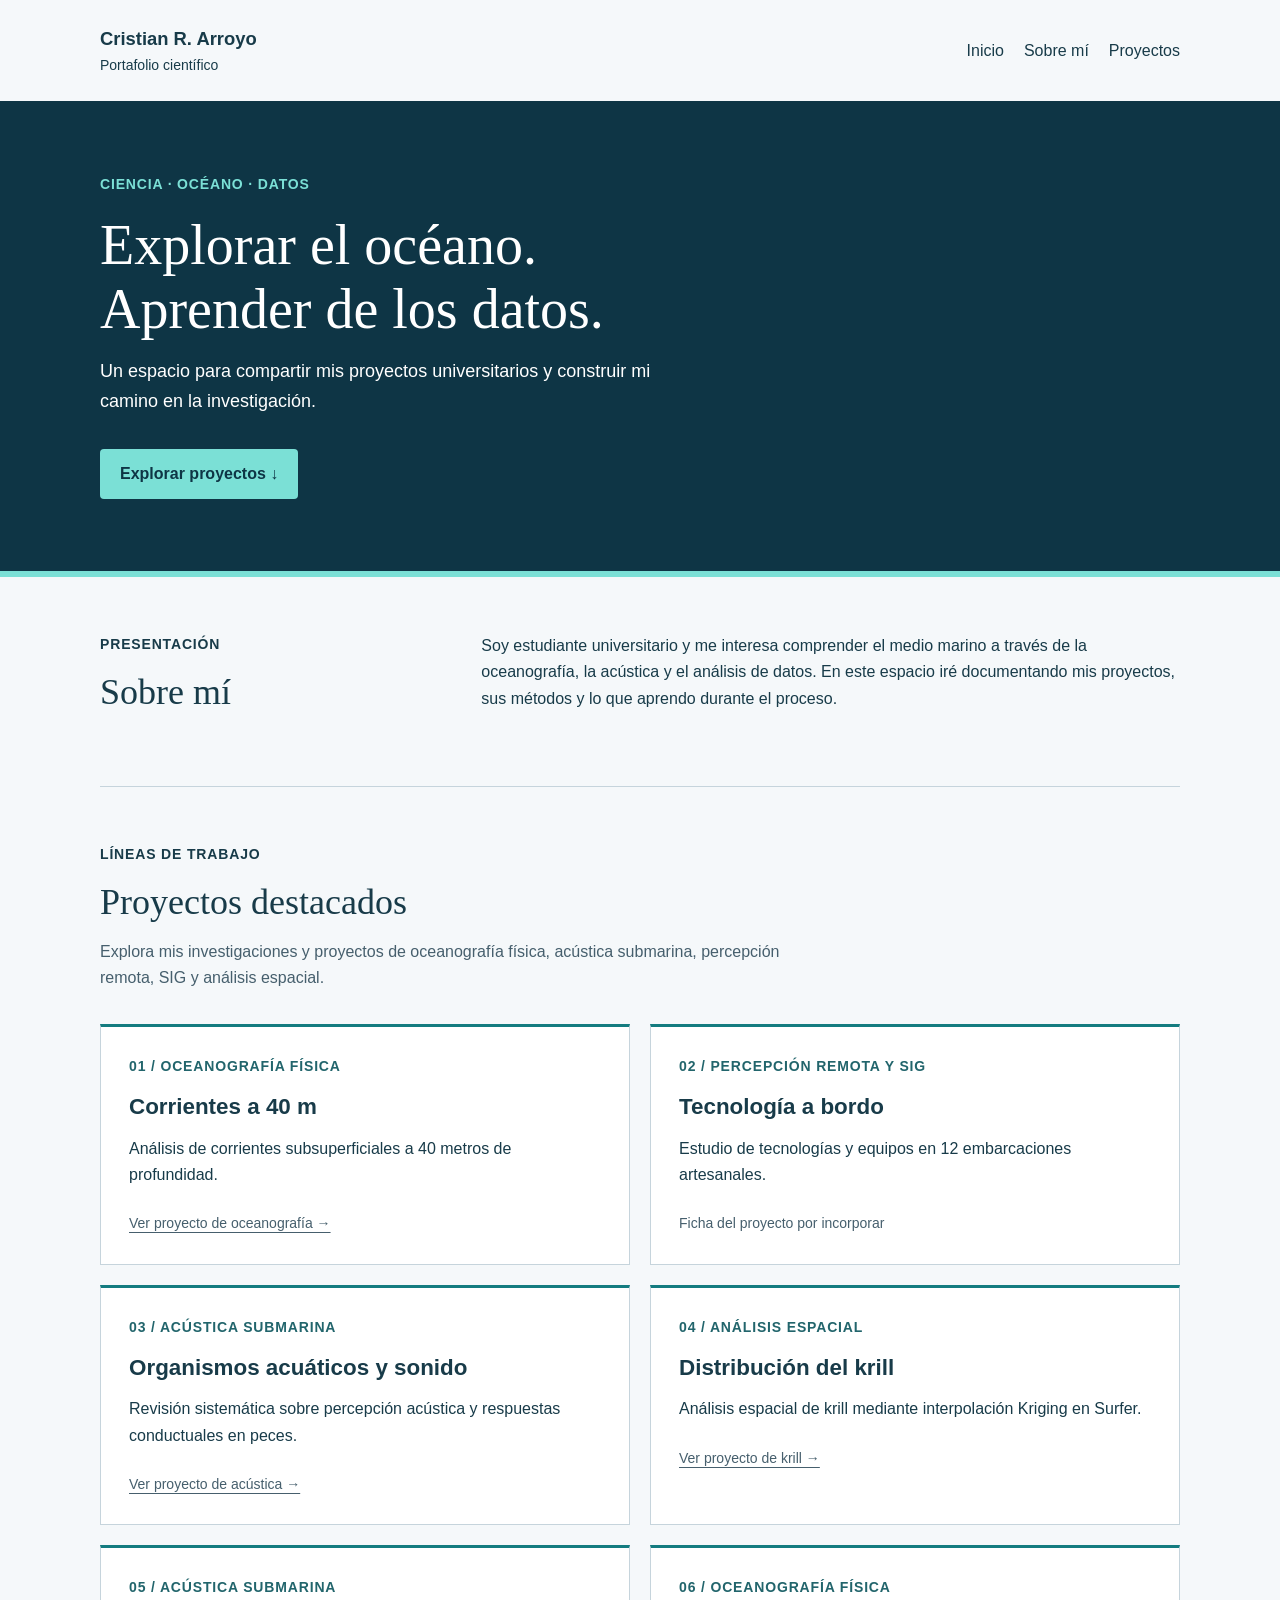
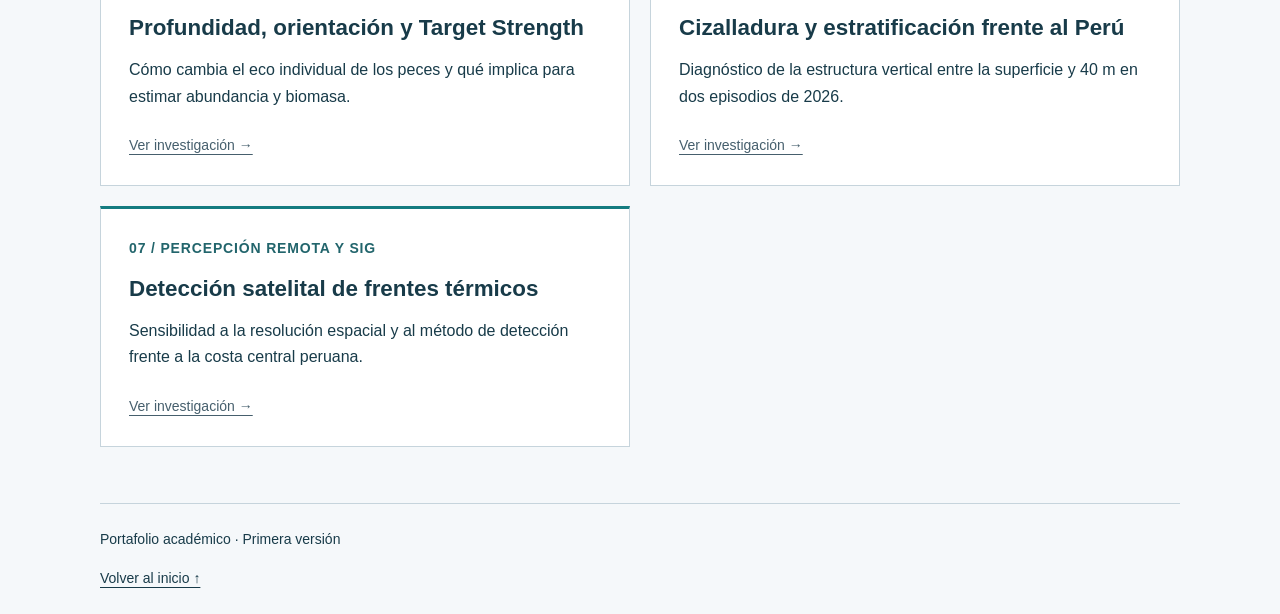
<file: index.html>
<!DOCTYPE html>
<html lang="es">
<head>
  <!-- Información para el navegador: no aparece como contenido de la página. -->
  <meta charset="UTF-8">
  <meta name="viewport" content="width=device-width, initial-scale=1.0">
  <meta name="description" content="Portafolio de un estudiante universitario: oceanografía, percepción remota, acústica submarina y análisis espacial.">
  <title>Cristian R. Arroyo | Portafolio científico</title>
  <link rel="stylesheet" href="styles.css">
  <link rel="icon" type="image/svg+xml" href="data:image/svg+xml,%3Csvg xmlns='http://www.w3.org/2000/svg' viewBox='0 0 32 32'%3E%3Crect width='32' height='32' rx='6' fill='%230e3545'/%3E%3Cpath d='M6 12h20M6 20h14' stroke='%237be0d6' stroke-width='3'/%3E%3C/svg%3E">
</head>
<body>
  <a class="saltar" href="#contenido">Saltar al contenido</a>

  <!-- La cabecera identifica el sitio y permite moverse entre secciones. -->
  <header class="cabecera contenedor">
    <!-- Sustituye «Tu nombre» aquí y en <title>. -->
    <a class="nombre" href="#inicio">Cristian R. Arroyo <span>Portafolio científico</span></a>
    <nav aria-label="Navegación principal">
      <a href="#inicio">Inicio</a>
      <a href="#sobre-mi">Sobre mí</a>
      <a href="#proyectos">Proyectos</a>
    </nav>
  </header>

  <main id="contenido">
    <!-- Una sola portada y un solo h1: el título principal de esta página. -->
    <section class="portada" id="inicio" aria-labelledby="titulo">
      <div class="contenedor">
        <p class="etiqueta">Ciencia · Océano · Datos</p>
        <h1 id="titulo">Explorar el océano.<br>Aprender de los datos.</h1>
        <p class="introduccion">Un espacio para compartir mis proyectos universitarios y construir mi camino en la investigación.</p>
        <a class="boton" href="#proyectos">Explorar proyectos <span aria-hidden="true">↓</span></a>
      </div>
    </section>

    <div class="contenedor">
      <section class="seccion presentacion" id="sobre-mi" aria-labelledby="titulo-sobre-mi">
        <div>
          <p class="etiqueta">Presentación</p>
          <h2 id="titulo-sobre-mi">Sobre mí</h2>
        </div>
        <!-- Este párrafo es un borrador: reescríbelo con tu propia voz. -->
        <p>Soy estudiante universitario y me interesa comprender el medio marino a través de la oceanografía, la acústica y el análisis de datos. En este espacio iré documentando mis proyectos, sus métodos y lo que aprendo durante el proceso.</p>
      </section>

      <section class="seccion" id="proyectos" aria-labelledby="titulo-proyectos">
        <p class="etiqueta">Líneas de trabajo</p>
        <h2 id="titulo-proyectos">Proyectos destacados</h2>
        <p class="nota">Explora mis investigaciones y proyectos de oceanografía física, acústica submarina, percepción remota, SIG y análisis espacial.</p>

        <!-- Cada article agrupa un proyecto y enlaza su ficha cuando está disponible. -->
        <div class="proyectos">
          <article class="proyecto">
            <p class="categoria">01 / Oceanografía Física</p>
            <h3>Corrientes a 40 m</h3>
            <p>Análisis de corrientes subsuperficiales a 40 metros de profundidad.</p>
            <p class="estado"><a href="proyectos/oceanografia.html">Ver proyecto de oceanografía →</a></p>
          </article>

          <article class="proyecto">
            <p class="categoria">02 / Percepción Remota y SIG</p>
            <h3>Tecnología a bordo</h3>
            <p>Estudio de tecnologías y equipos en 12 embarcaciones artesanales.</p>
            <p class="estado">Ficha del proyecto por incorporar</p>
          </article>

          <article class="proyecto">
            <p class="categoria">03 / Acústica Submarina</p>
            <h3>Organismos acuáticos y sonido</h3>
            <p>Revisión sistemática sobre percepción acústica y respuestas conductuales en peces.</p>
            <p class="estado"><a href="proyectos/acustica.html">Ver proyecto de acústica →</a></p>
          </article>

          <article class="proyecto">
            <p class="categoria">04 / Análisis espacial</p>
            <h3>Distribución del krill</h3>
            <p>Análisis espacial de krill mediante interpolación Kriging en Surfer.</p>
            <p class="estado"><a href="proyectos/krill.html">Ver proyecto de krill →</a></p>
          </article>

          <article class="proyecto">
            <p class="categoria">05 / Acústica Submarina</p>
            <h3>Profundidad, orientación y Target Strength</h3>
            <p>Cómo cambia el eco individual de los peces y qué implica para estimar abundancia y biomasa.</p>
            <p class="estado"><a href="proyectos/target-strength.html">Ver investigación →</a></p>
          </article>

          <article class="proyecto">
            <p class="categoria">06 / Oceanografía Física</p>
            <h3>Cizalladura y estratificación frente al Perú</h3>
            <p>Diagnóstico de la estructura vertical entre la superficie y 40 m en dos episodios de 2026.</p>
            <p class="estado"><a href="proyectos/cizalladura-estratificacion.html">Ver investigación →</a></p>
          </article>

          <article class="proyecto">
            <p class="categoria">07 / Percepción Remota y SIG</p>
            <h3>Detección satelital de frentes térmicos</h3>
            <p>Sensibilidad a la resolución espacial y al método de detección frente a la costa central peruana.</p>
            <p class="estado"><a href="proyectos/frentes-termicos.html">Ver investigación →</a></p>
          </article>
        </div>
      </section>
    </div>
  </main>

  <footer class="pie contenedor">
    <p>Portafolio académico · Primera versión</p>
    <a href="#inicio">Volver al inicio ↑</a>
  </footer>
</body>
</html>
</file>
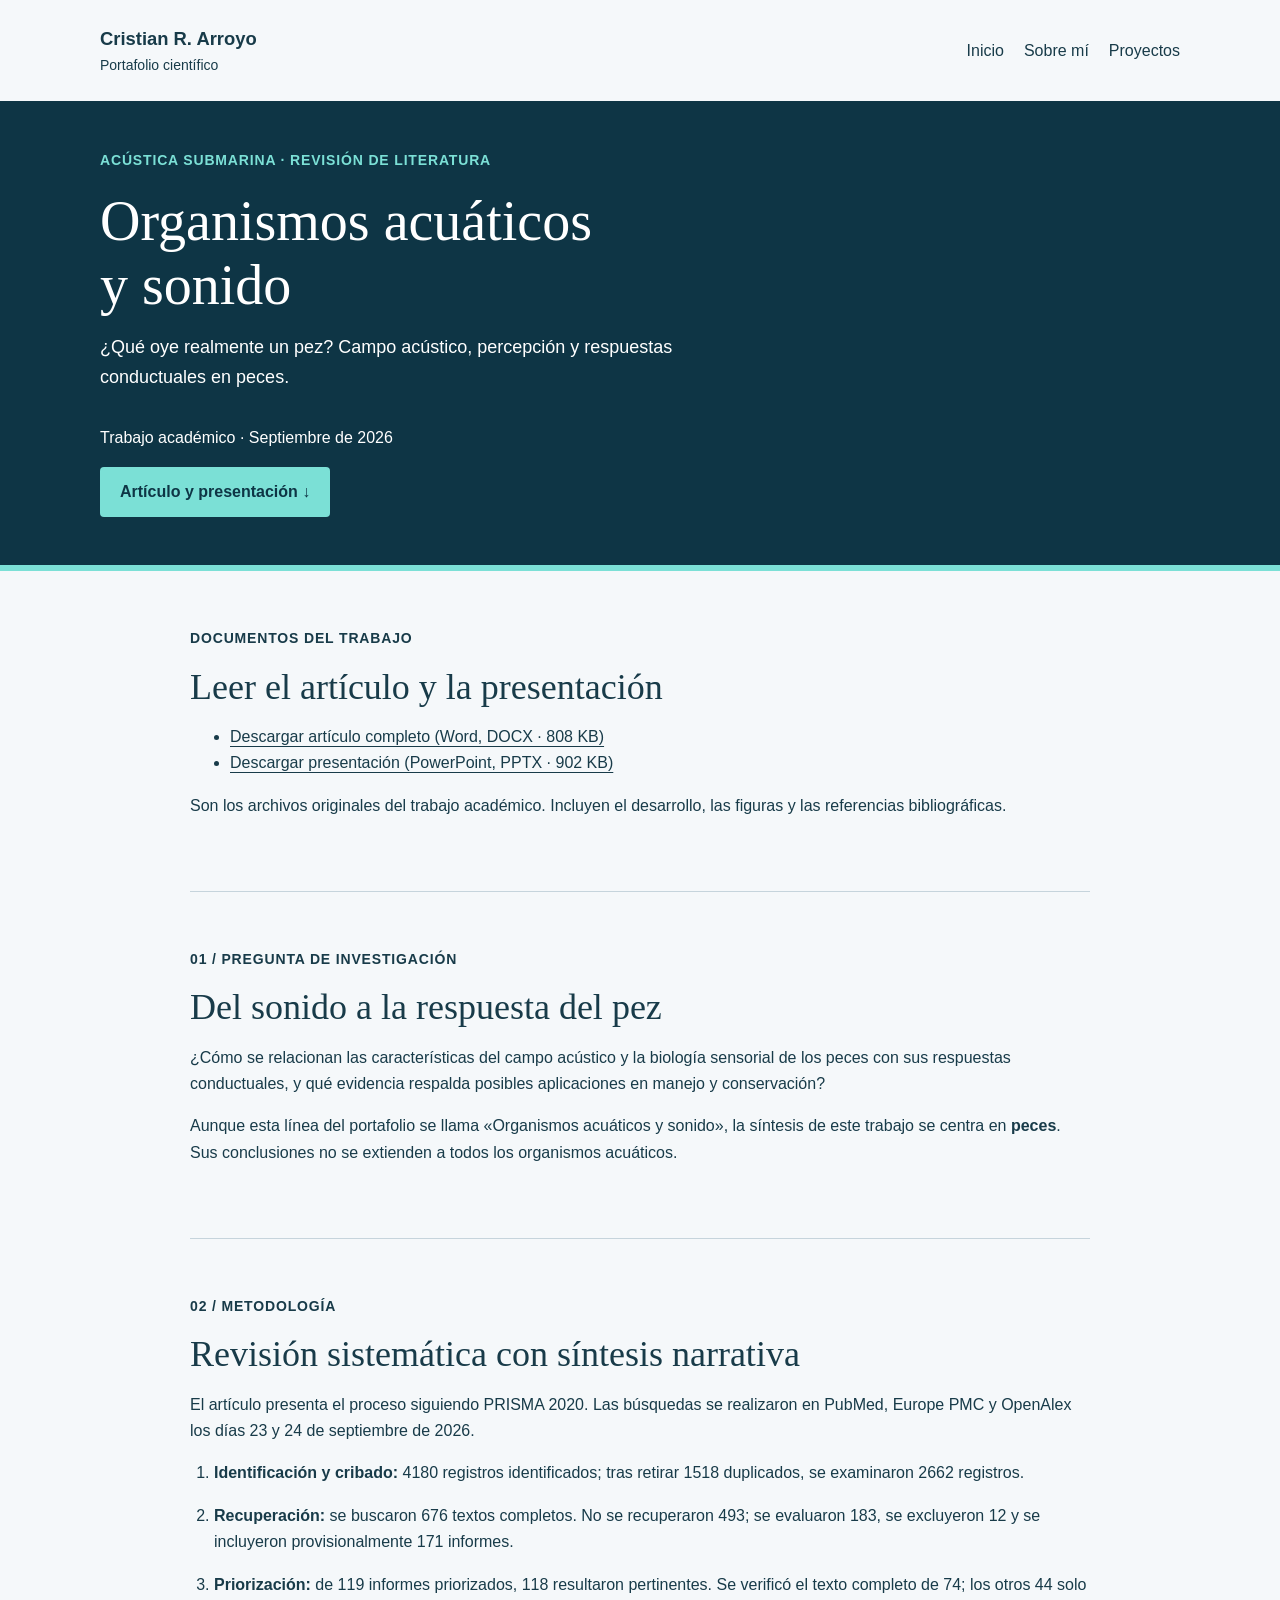
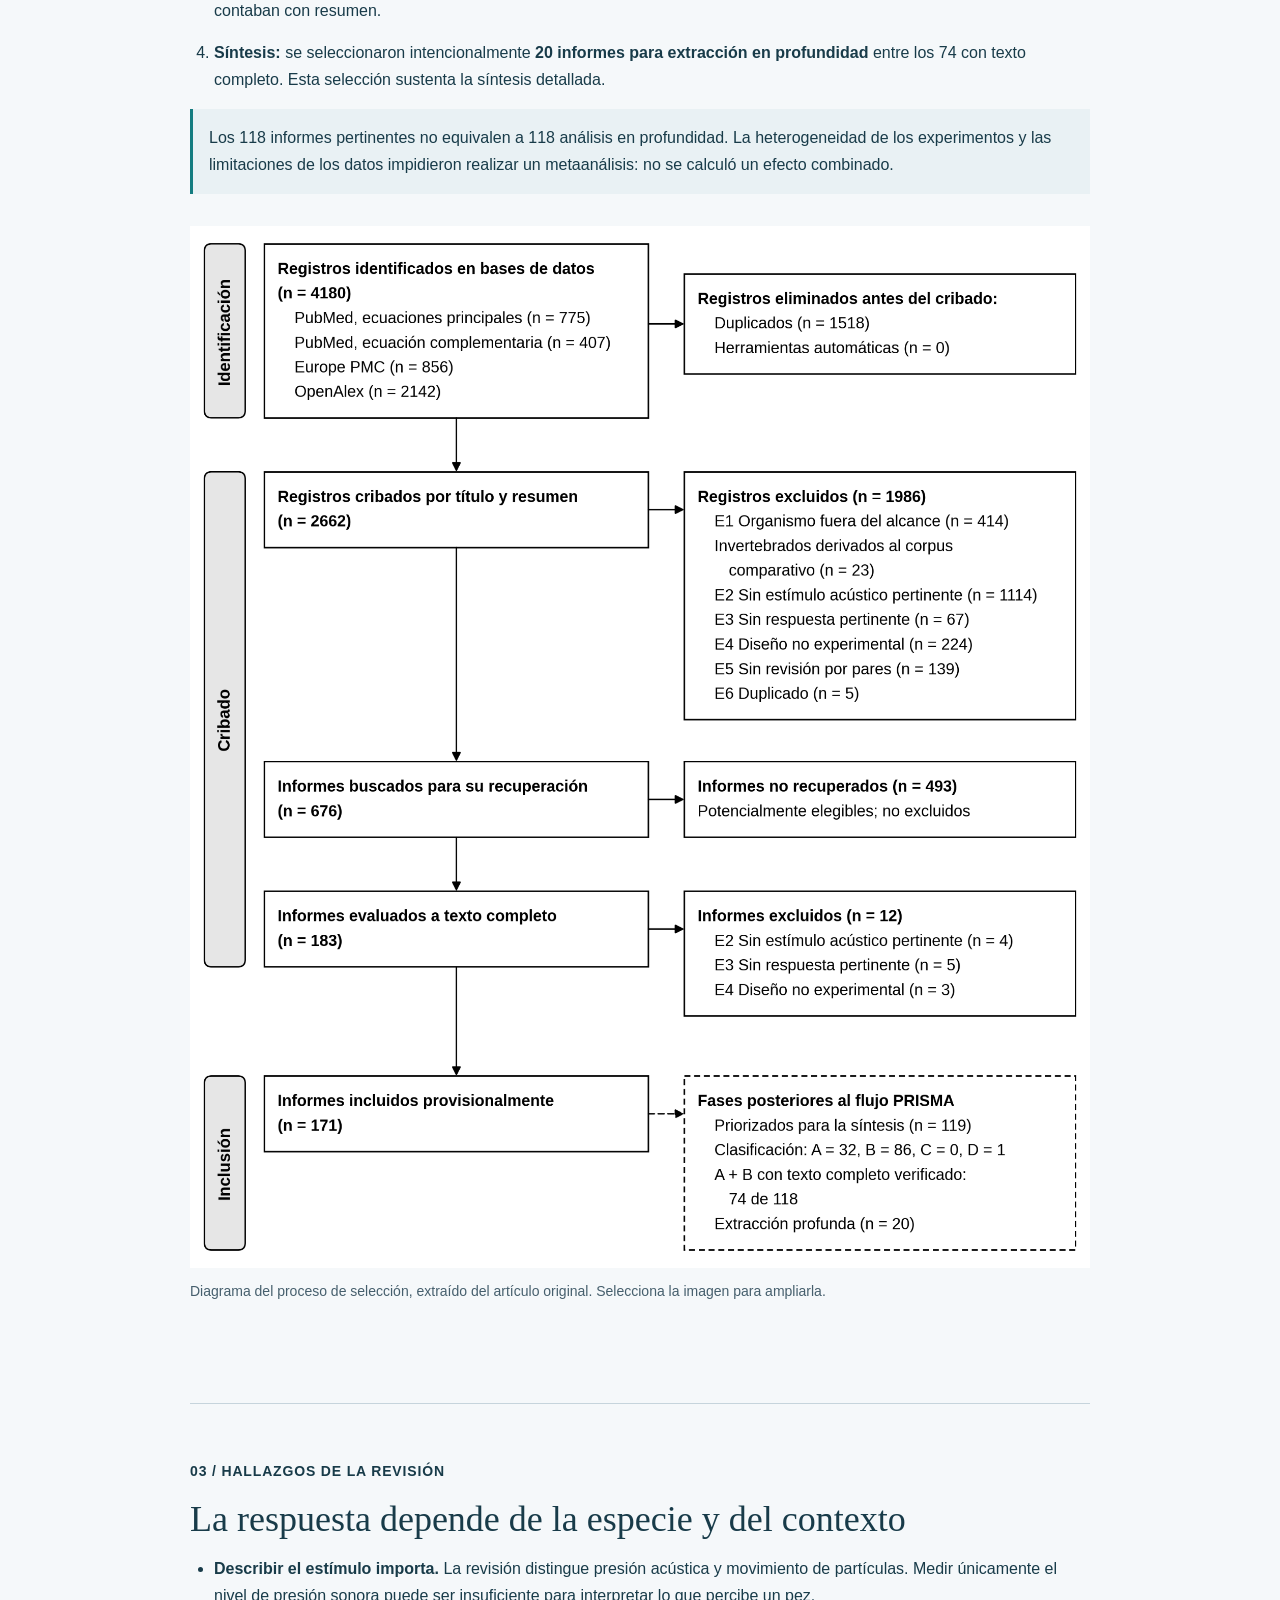
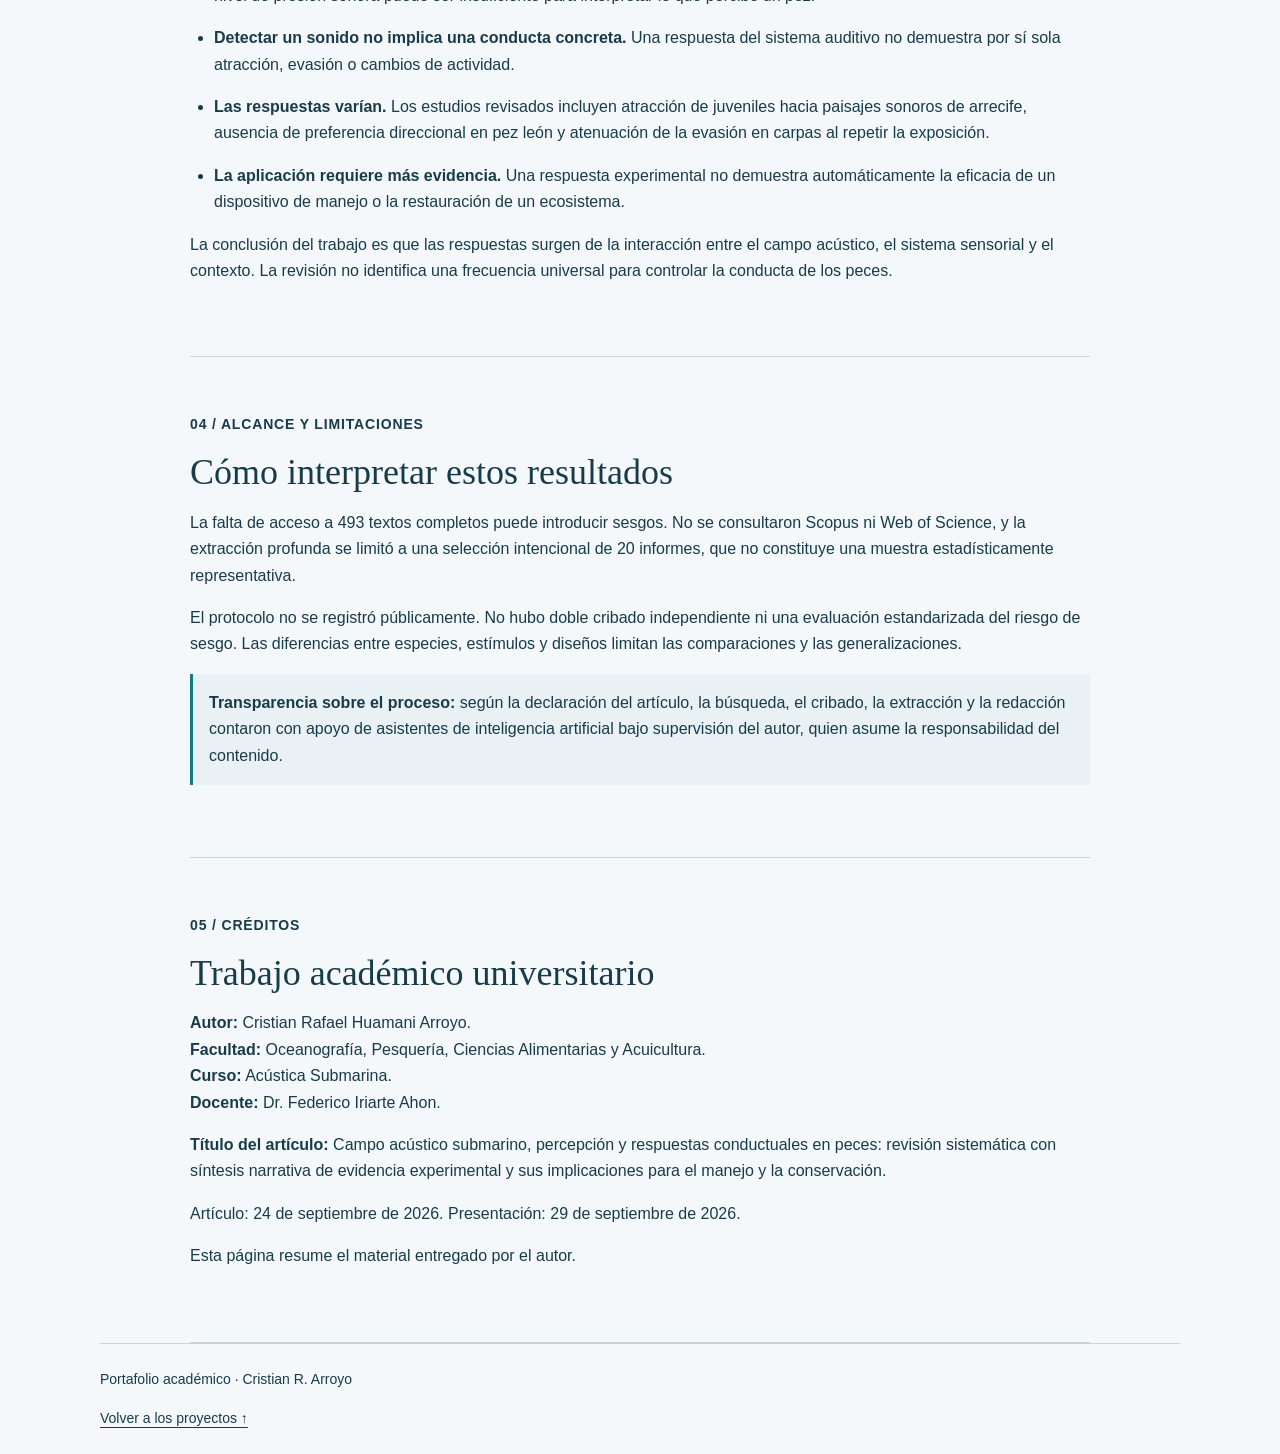
<file: proyectos/acustica.html>
<!DOCTYPE html>
<html lang="es">
<head>
  <meta charset="UTF-8">
  <meta name="viewport" content="width=device-width, initial-scale=1.0">
  <meta name="description" content="Revisión académica de Cristian R. Arroyo sobre campo acústico, percepción y respuestas conductuales en peces. Artículo y presentación descargables.">
  <title>Organismos acuáticos y sonido | Cristian R. Arroyo</title>
  <!-- ../ sube una carpeta: reutilizamos los estilos de la portada. -->
  <link rel="stylesheet" href="../styles.css">
  <link rel="icon" type="image/svg+xml" href="data:image/svg+xml,%3Csvg xmlns='http://www.w3.org/2000/svg' viewBox='0 0 32 32'%3E%3Crect width='32' height='32' rx='6' fill='%230e3545'/%3E%3Cpath d='M6 12h20M6 20h14' stroke='%237be0d6' stroke-width='3'/%3E%3C/svg%3E">
</head>
<body>
  <a class="saltar" href="#contenido">Saltar al contenido</a>
  <header class="cabecera contenedor">
    <a class="nombre" href="../index.html">Cristian R. Arroyo<span>Portafolio científico</span></a>
    <nav aria-label="Navegación principal">
      <a href="../index.html">Inicio</a>
      <a href="../index.html#sobre-mi">Sobre mí</a>
      <a href="../index.html#proyectos">Proyectos</a>
    </nav>
  </header>

  <main id="contenido">
    <section class="portada portada-proyecto" aria-labelledby="titulo">
      <div class="contenedor">
        <p class="etiqueta">Acústica Submarina · Revisión de literatura</p>
        <h1 id="titulo">Organismos acuáticos<br>y sonido</h1>
        <p class="introduccion">¿Qué oye realmente un pez? Campo acústico, percepción y respuestas conductuales en peces.</p>
        <p>Trabajo académico · Septiembre de 2026</p>
        <a class="boton" href="#documentos">Artículo y presentación ↓</a>
      </div>
    </section>

    <article class="contenedor detalle-proyecto">
      <!-- Los enlaces apuntan a archivos del mismo sitio. No necesitan JavaScript. -->
      <section class="seccion" id="documentos" aria-labelledby="titulo-documentos">
        <p class="etiqueta">Documentos del trabajo</p>
        <h2 id="titulo-documentos">Leer el artículo y la presentación</h2>
        <ul>
          <li><a href="../documentos/acustica/articulo-acustica-biologica.docx" download>Descargar artículo completo (Word, DOCX · 808 KB)</a></li>
          <li><a href="../documentos/acustica/presentacion-acustica-biologica.pptx" download>Descargar presentación (PowerPoint, PPTX · 902 KB)</a></li>
        </ul>
        <p>Son los archivos originales del trabajo académico. Incluyen el desarrollo, las figuras y las referencias bibliográficas.</p>
      </section>

      <section class="seccion" aria-labelledby="pregunta">
        <p class="etiqueta">01 / Pregunta de investigación</p>
        <h2 id="pregunta">Del sonido a la respuesta del pez</h2>
        <p>¿Cómo se relacionan las características del campo acústico y la biología sensorial de los peces con sus respuestas conductuales, y qué evidencia respalda posibles aplicaciones en manejo y conservación?</p>
        <p>Aunque esta línea del portafolio se llama «Organismos acuáticos y sonido», la síntesis de este trabajo se centra en <strong>peces</strong>. Sus conclusiones no se extienden a todos los organismos acuáticos.</p>
      </section>

      <section class="seccion" aria-labelledby="metodo">
        <p class="etiqueta">02 / Metodología</p>
        <h2 id="metodo">Revisión sistemática con síntesis narrativa</h2>
        <p>El artículo presenta el proceso siguiendo PRISMA 2020. Las búsquedas se realizaron en PubMed, Europe PMC y OpenAlex los días 23 y 24 de septiembre de 2026.</p>
        <ol class="pasos-proyecto">
          <li><strong>Identificación y cribado:</strong> 4180 registros identificados; tras retirar 1518 duplicados, se examinaron 2662 registros.</li>
          <li><strong>Recuperación:</strong> se buscaron 676 textos completos. No se recuperaron 493; se evaluaron 183, se excluyeron 12 y se incluyeron provisionalmente 171 informes.</li>
          <li><strong>Priorización:</strong> de 119 informes priorizados, 118 resultaron pertinentes. Se verificó el texto completo de 74; los otros 44 solo contaban con resumen.</li>
          <li><strong>Síntesis:</strong> se seleccionaron intencionalmente <strong>20 informes para extracción en profundidad</strong> entre los 74 con texto completo. Esta selección sustenta la síntesis detallada.</li>
        </ol>
        <p class="nota-metodologica">Los 118 informes pertinentes no equivalen a 118 análisis en profundidad. La heterogeneidad de los experimentos y las limitaciones de los datos impidieron realizar un metaanálisis: no se calculó un efecto combinado.</p>
        <figure class="figura-proyecto">
          <a href="../imagenes/acustica/flujo-prisma.png" aria-label="Abrir el diagrama PRISMA en su tamaño original">
            <img src="../imagenes/acustica/flujo-prisma.png" width="1769" height="2048" loading="lazy" alt="Diagrama PRISMA del artículo: desde 4180 registros identificados hasta 171 informes provisionales, 118 pertinentes y 20 analizados en profundidad. Las etapas y cifras se describen en la lista anterior.">
          </a>
          <figcaption>Diagrama del proceso de selección, extraído del artículo original. Selecciona la imagen para ampliarla.</figcaption>
        </figure>
      </section>

      <section class="seccion" aria-labelledby="hallazgos">
        <p class="etiqueta">03 / Hallazgos de la revisión</p>
        <h2 id="hallazgos">La respuesta depende de la especie y del contexto</h2>
        <ul class="pasos-proyecto">
          <li><strong>Describir el estímulo importa.</strong> La revisión distingue presión acústica y movimiento de partículas. Medir únicamente el nivel de presión sonora puede ser insuficiente para interpretar lo que percibe un pez.</li>
          <li><strong>Detectar un sonido no implica una conducta concreta.</strong> Una respuesta del sistema auditivo no demuestra por sí sola atracción, evasión o cambios de actividad.</li>
          <li><strong>Las respuestas varían.</strong> Los estudios revisados incluyen atracción de juveniles hacia paisajes sonoros de arrecife, ausencia de preferencia direccional en pez león y atenuación de la evasión en carpas al repetir la exposición.</li>
          <li><strong>La aplicación requiere más evidencia.</strong> Una respuesta experimental no demuestra automáticamente la eficacia de un dispositivo de manejo o la restauración de un ecosistema.</li>
        </ul>
        <p>La conclusión del trabajo es que las respuestas surgen de la interacción entre el campo acústico, el sistema sensorial y el contexto. La revisión no identifica una frecuencia universal para controlar la conducta de los peces.</p>
      </section>

      <section class="seccion" aria-labelledby="limites">
        <p class="etiqueta">04 / Alcance y limitaciones</p>
        <h2 id="limites">Cómo interpretar estos resultados</h2>
        <p>La falta de acceso a 493 textos completos puede introducir sesgos. No se consultaron Scopus ni Web of Science, y la extracción profunda se limitó a una selección intencional de 20 informes, que no constituye una muestra estadísticamente representativa.</p>
        <p>El protocolo no se registró públicamente. No hubo doble cribado independiente ni una evaluación estandarizada del riesgo de sesgo. Las diferencias entre especies, estímulos y diseños limitan las comparaciones y las generalizaciones.</p>
        <p class="nota-metodologica"><strong>Transparencia sobre el proceso:</strong> según la declaración del artículo, la búsqueda, el cribado, la extracción y la redacción contaron con apoyo de asistentes de inteligencia artificial bajo supervisión del autor, quien asume la responsabilidad del contenido.</p>
      </section>

      <section class="seccion" aria-labelledby="creditos">
        <p class="etiqueta">05 / Créditos</p>
        <h2 id="creditos">Trabajo académico universitario</h2>
        <p><strong>Autor:</strong> Cristian Rafael Huamani Arroyo.<br>
        <strong>Facultad:</strong> Oceanografía, Pesquería, Ciencias Alimentarias y Acuicultura.<br>
        <strong>Curso:</strong> Acústica Submarina.<br>
        <strong>Docente:</strong> Dr. Federico Iriarte Ahon.</p>
        <p><strong>Título del artículo:</strong> Campo acústico submarino, percepción y respuestas conductuales en peces: revisión sistemática con síntesis narrativa de evidencia experimental y sus implicaciones para el manejo y la conservación.</p>
        <p>Artículo: <time datetime="2026-09-24">24 de septiembre de 2026</time>. Presentación: <time datetime="2026-09-29">29 de septiembre de 2026</time>.</p>
        <p>Esta página resume el material entregado por el autor.</p>
      </section>
    </article>
  </main>
  <footer class="pie contenedor">
    <p>Portafolio académico · Cristian R. Arroyo</p>
    <a href="../index.html#proyectos">Volver a los proyectos ↑</a>
  </footer>
</body>
</html>
</file>
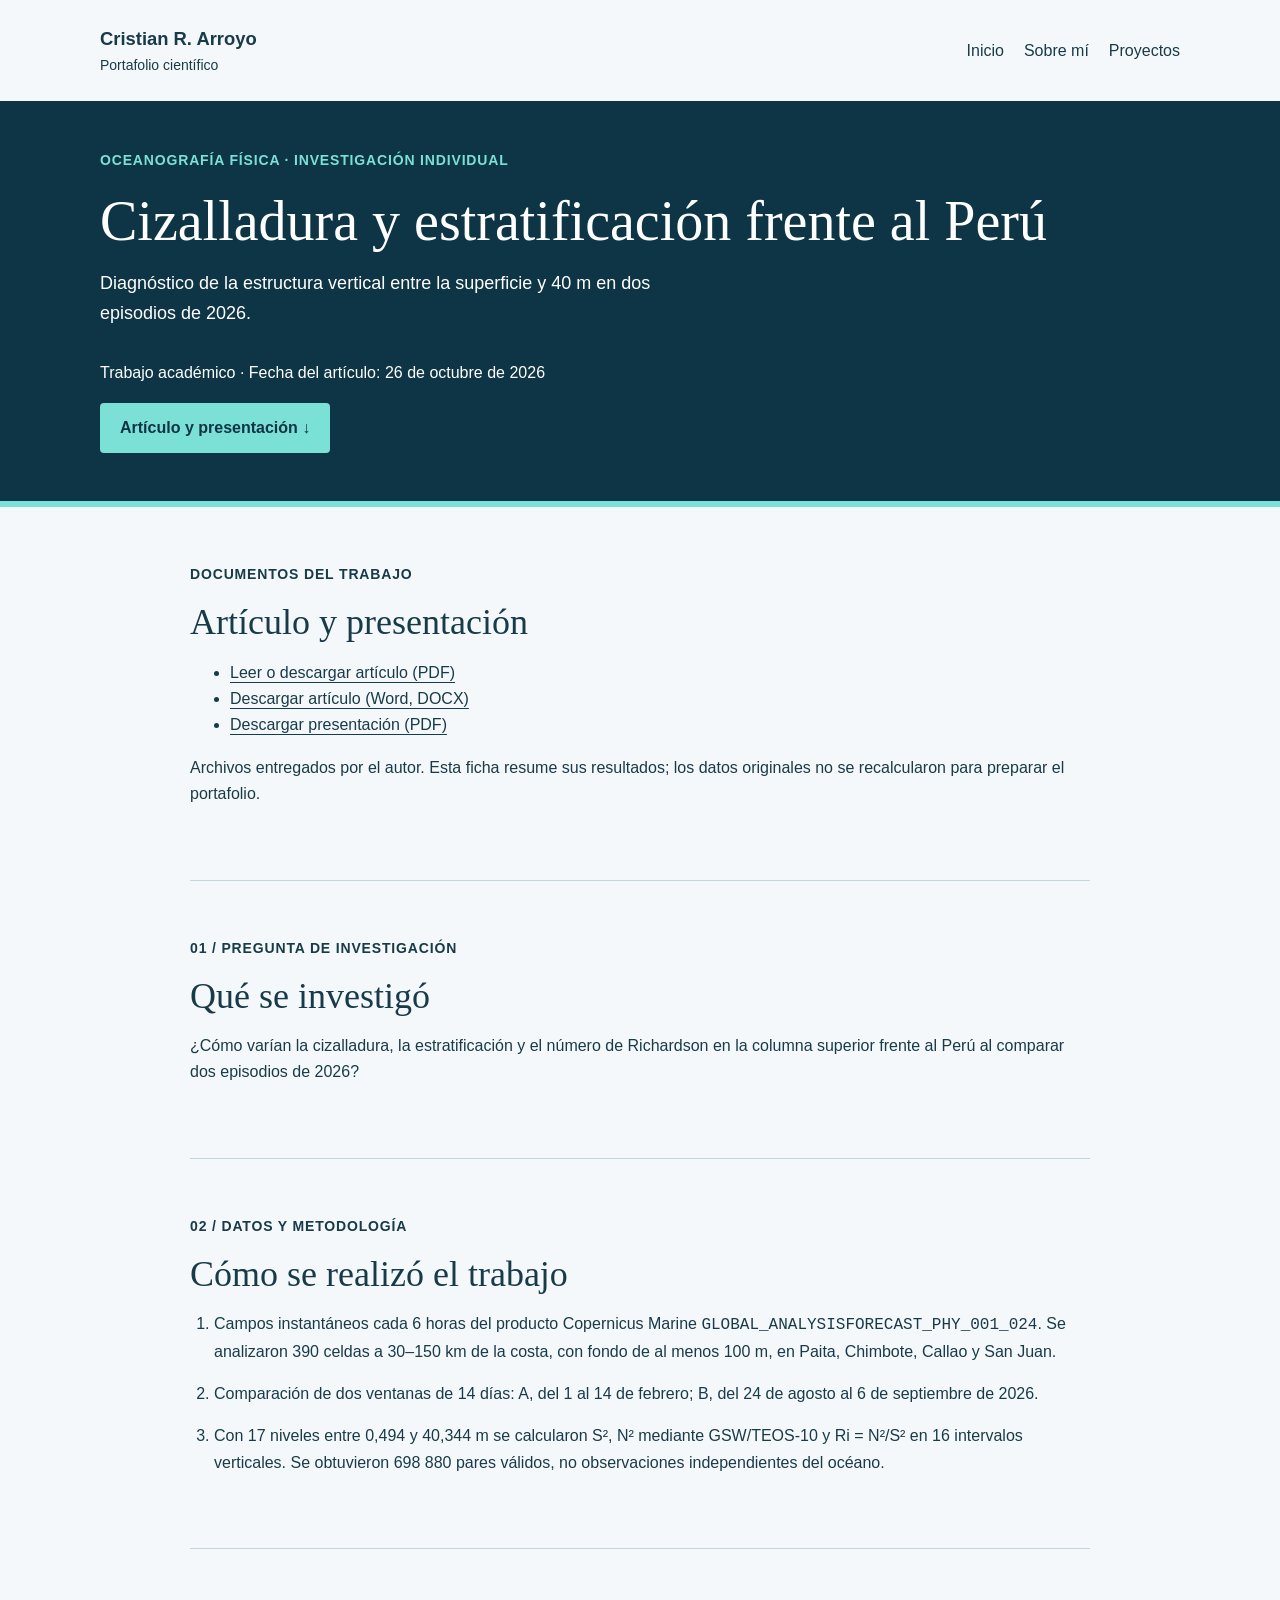
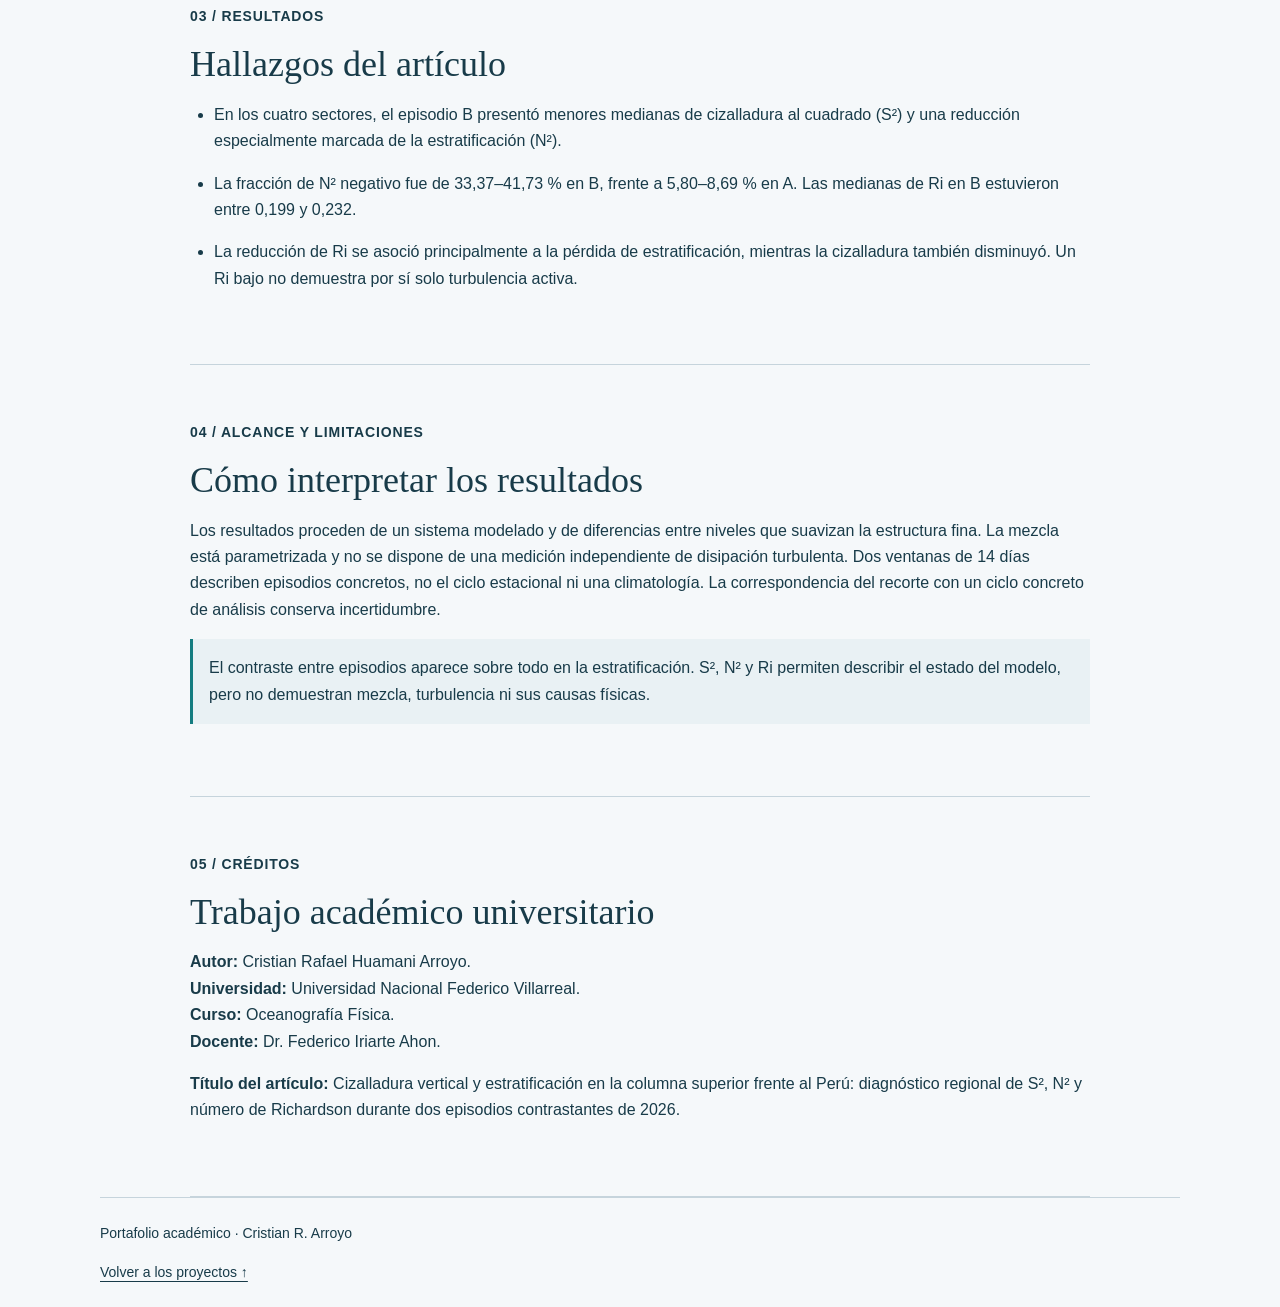
<file: proyectos/cizalladura-estratificacion.html>
<!DOCTYPE html>
<html lang="es">
<head>
  <meta charset="UTF-8">
  <meta name="viewport" content="width=device-width, initial-scale=1.0">
  <meta name="description" content="Diagnóstico de la estructura vertical entre la superficie y 40 m en dos episodios de 2026.">
  <title>Cizalladura y estratificación frente al Perú | Cristian R. Arroyo</title>
  <!-- ../ sube una carpeta: reutilizamos los estilos de la portada. -->
  <link rel="stylesheet" href="../styles.css">
  <link rel="icon" type="image/svg+xml" href="data:image/svg+xml,%3Csvg xmlns='http://www.w3.org/2000/svg' viewBox='0 0 32 32'%3E%3Crect width='32' height='32' rx='6' fill='%230e3545'/%3E%3Cpath d='M6 12h20M6 20h14' stroke='%237be0d6' stroke-width='3'/%3E%3C/svg%3E">
</head>
<body>
  <a class="saltar" href="#contenido">Saltar al contenido</a>
  <header class="cabecera contenedor">
    <a class="nombre" href="../index.html">Cristian R. Arroyo<span>Portafolio científico</span></a>
    <nav aria-label="Navegación principal">
      <a href="../index.html">Inicio</a>
      <a href="../index.html#sobre-mi">Sobre mí</a>
      <a href="../index.html#proyectos">Proyectos</a>
    </nav>
  </header>

  <main id="contenido">
    <section class="portada portada-proyecto" aria-labelledby="titulo">
      <div class="contenedor">
        <p class="etiqueta">Oceanografía Física · Investigación individual</p>
        <h1 id="titulo">Cizalladura y estratificación frente al Perú</h1>
        <p class="introduccion">Diagnóstico de la estructura vertical entre la superficie y 40 m en dos episodios de 2026.</p>
        <p>Trabajo académico · Fecha del artículo: <time datetime="2026-10-26">26 de octubre de 2026</time></p>
        <a class="boton" href="#documentos">Artículo y presentación ↓</a>
      </div>
    </section>
    <article class="contenedor detalle-proyecto">
      <section class="seccion" id="documentos" aria-labelledby="titulo-documentos">
        <p class="etiqueta">Documentos del trabajo</p>
        <h2 id="titulo-documentos">Artículo y presentación</h2>
        <ul><li><a href="../documentos/cizalladura-estratificacion/articulo.pdf" download>Leer o descargar artículo (PDF)</a></li><li><a href="../documentos/cizalladura-estratificacion/articulo.docx" download>Descargar artículo (Word, DOCX)</a></li><li><a href="../documentos/cizalladura-estratificacion/presentacion.pdf" download>Descargar presentación (PDF)</a></li></ul>
        <p>Archivos entregados por el autor. Esta ficha resume sus resultados; los datos originales no se recalcularon para preparar el portafolio.</p>
      </section>
      <section class="seccion" aria-labelledby="pregunta">
        <p class="etiqueta">01 / Pregunta de investigación</p>
        <h2 id="pregunta">Qué se investigó</h2>
        <p>¿Cómo varían la cizalladura, la estratificación y el número de Richardson en la columna superior frente al Perú al comparar dos episodios de 2026?</p>
      </section>
      <section class="seccion" aria-labelledby="metodo">
        <p class="etiqueta">02 / Datos y metodología</p>
        <h2 id="metodo">Cómo se realizó el trabajo</h2>
        <ol class="pasos-proyecto"><li>Campos instantáneos cada 6 horas del producto Copernicus Marine <code>GLOBAL_ANALYSISFORECAST_PHY_001_024</code>. Se analizaron 390 celdas a 30–150 km de la costa, con fondo de al menos 100 m, en Paita, Chimbote, Callao y San Juan.</li>
<li>Comparación de dos ventanas de 14 días: A, del 1 al 14 de febrero; B, del 24 de agosto al 6 de septiembre de 2026.</li>
<li>Con 17 niveles entre 0,494 y 40,344 m se calcularon S², N² mediante GSW/TEOS-10 y Ri = N²/S² en 16 intervalos verticales. Se obtuvieron 698 880 pares válidos, no observaciones independientes del océano.</li>
</ol>
      </section>
      <section class="seccion" aria-labelledby="resultados">
        <p class="etiqueta">03 / Resultados</p>
        <h2 id="resultados">Hallazgos del artículo</h2>
        <ul class="pasos-proyecto"><li>En los cuatro sectores, el episodio B presentó menores medianas de cizalladura al cuadrado (S²) y una reducción especialmente marcada de la estratificación (N²).</li>
<li>La fracción de N² negativo fue de 33,37–41,73 % en B, frente a 5,80–8,69 % en A. Las medianas de Ri en B estuvieron entre 0,199 y 0,232.</li>
<li>La reducción de Ri se asoció principalmente a la pérdida de estratificación, mientras la cizalladura también disminuyó. Un Ri bajo no demuestra por sí solo turbulencia activa.</li>
</ul>
      </section>
      <section class="seccion" aria-labelledby="limites">
        <p class="etiqueta">04 / Alcance y limitaciones</p>
        <h2 id="limites">Cómo interpretar los resultados</h2>
        <p>Los resultados proceden de un sistema modelado y de diferencias entre niveles que suavizan la estructura fina. La mezcla está parametrizada y no se dispone de una medición independiente de disipación turbulenta. Dos ventanas de 14 días describen episodios concretos, no el ciclo estacional ni una climatología. La correspondencia del recorte con un ciclo concreto de análisis conserva incertidumbre.</p>
        <p class="nota-metodologica">El contraste entre episodios aparece sobre todo en la estratificación. S², N² y Ri permiten describir el estado del modelo, pero no demuestran mezcla, turbulencia ni sus causas físicas.</p>
      </section>
      <section class="seccion" aria-labelledby="creditos">
        <p class="etiqueta">05 / Créditos</p>
        <h2 id="creditos">Trabajo académico universitario</h2>
        <p><strong>Autor:</strong> Cristian Rafael Huamani Arroyo.<br>
        <strong>Universidad:</strong> Universidad Nacional Federico Villarreal.<br>
        <strong>Curso:</strong> Oceanografía Física.<br>
        <strong>Docente:</strong> Dr. Federico Iriarte Ahon.</p>
        <p><strong>Título del artículo:</strong> Cizalladura vertical y estratificación en la columna superior frente al Perú: diagnóstico regional de S², N² y número de Richardson durante dos episodios contrastantes de 2026.</p>
      </section>
    </article>
  </main>
  <footer class="pie contenedor">
    <p>Portafolio académico · Cristian R. Arroyo</p>
    <a href="../index.html#proyectos">Volver a los proyectos ↑</a>
  </footer>
</body>
</html>
</file>
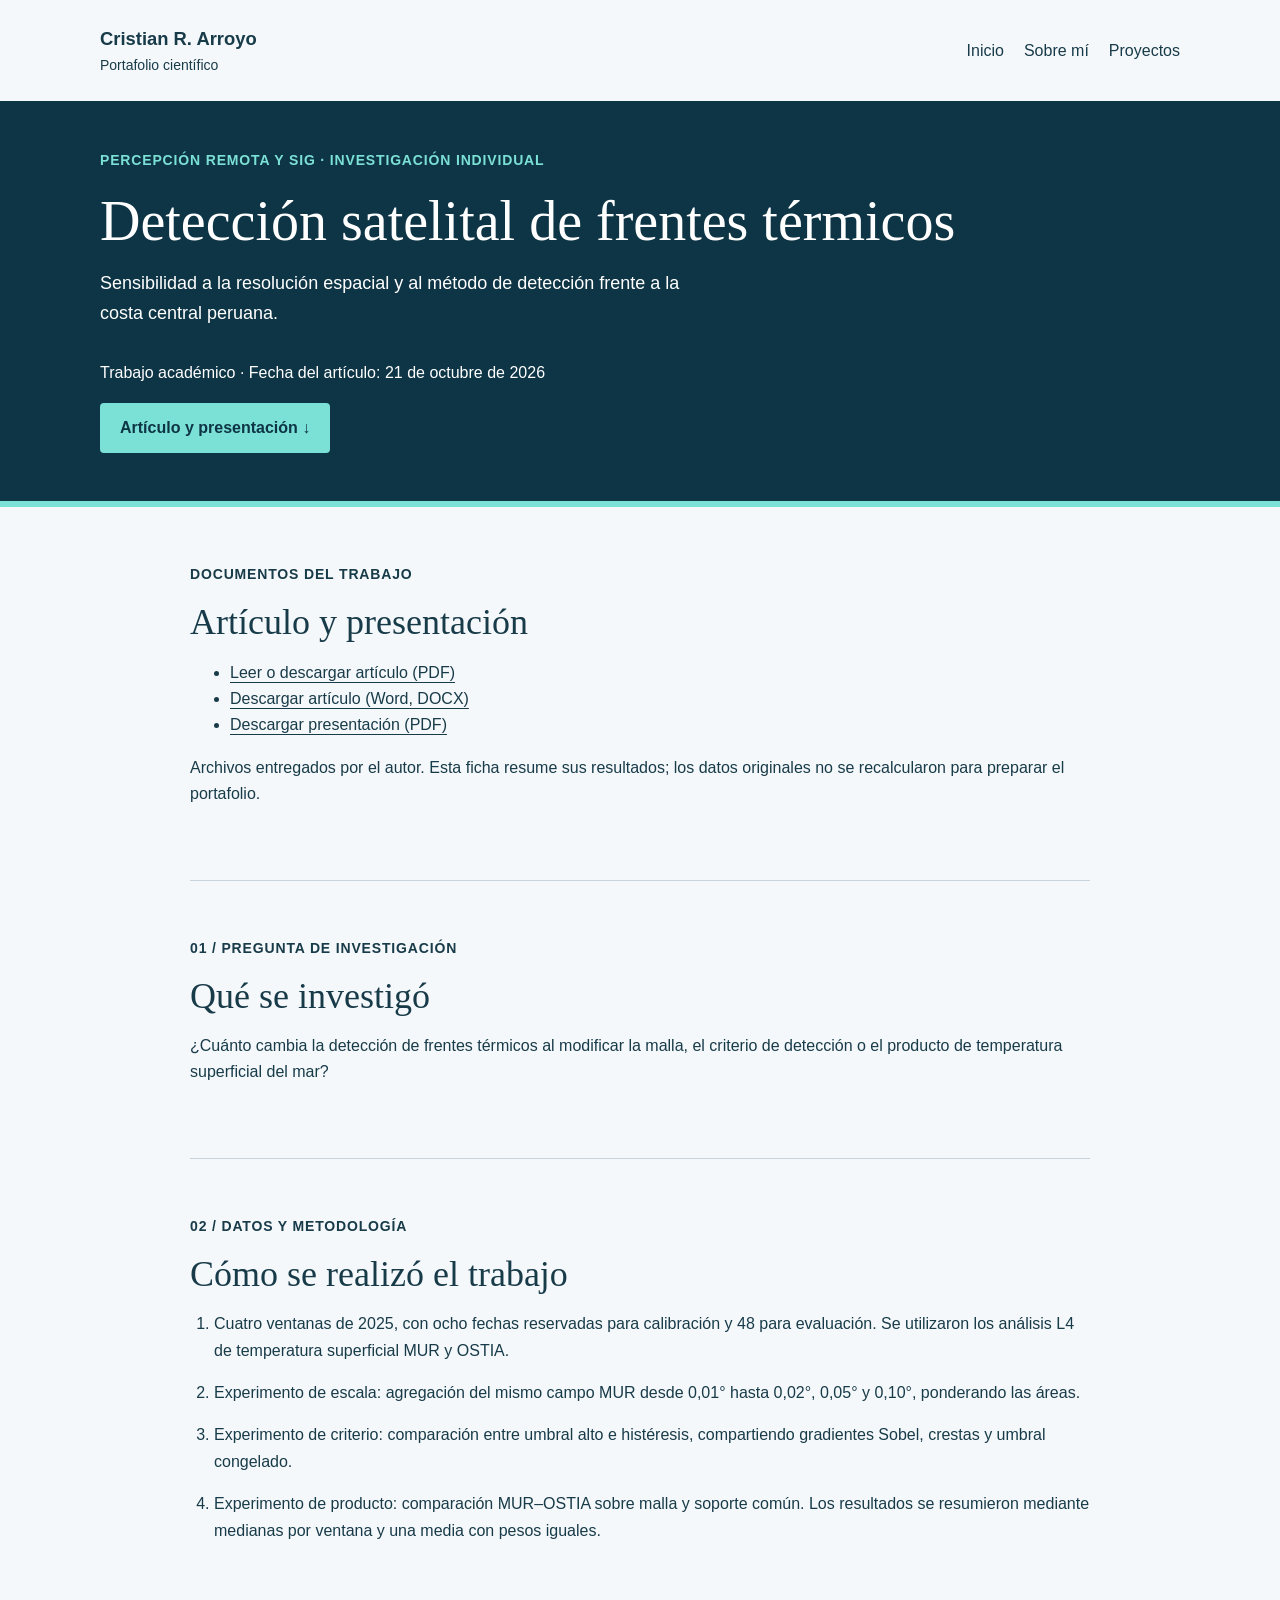
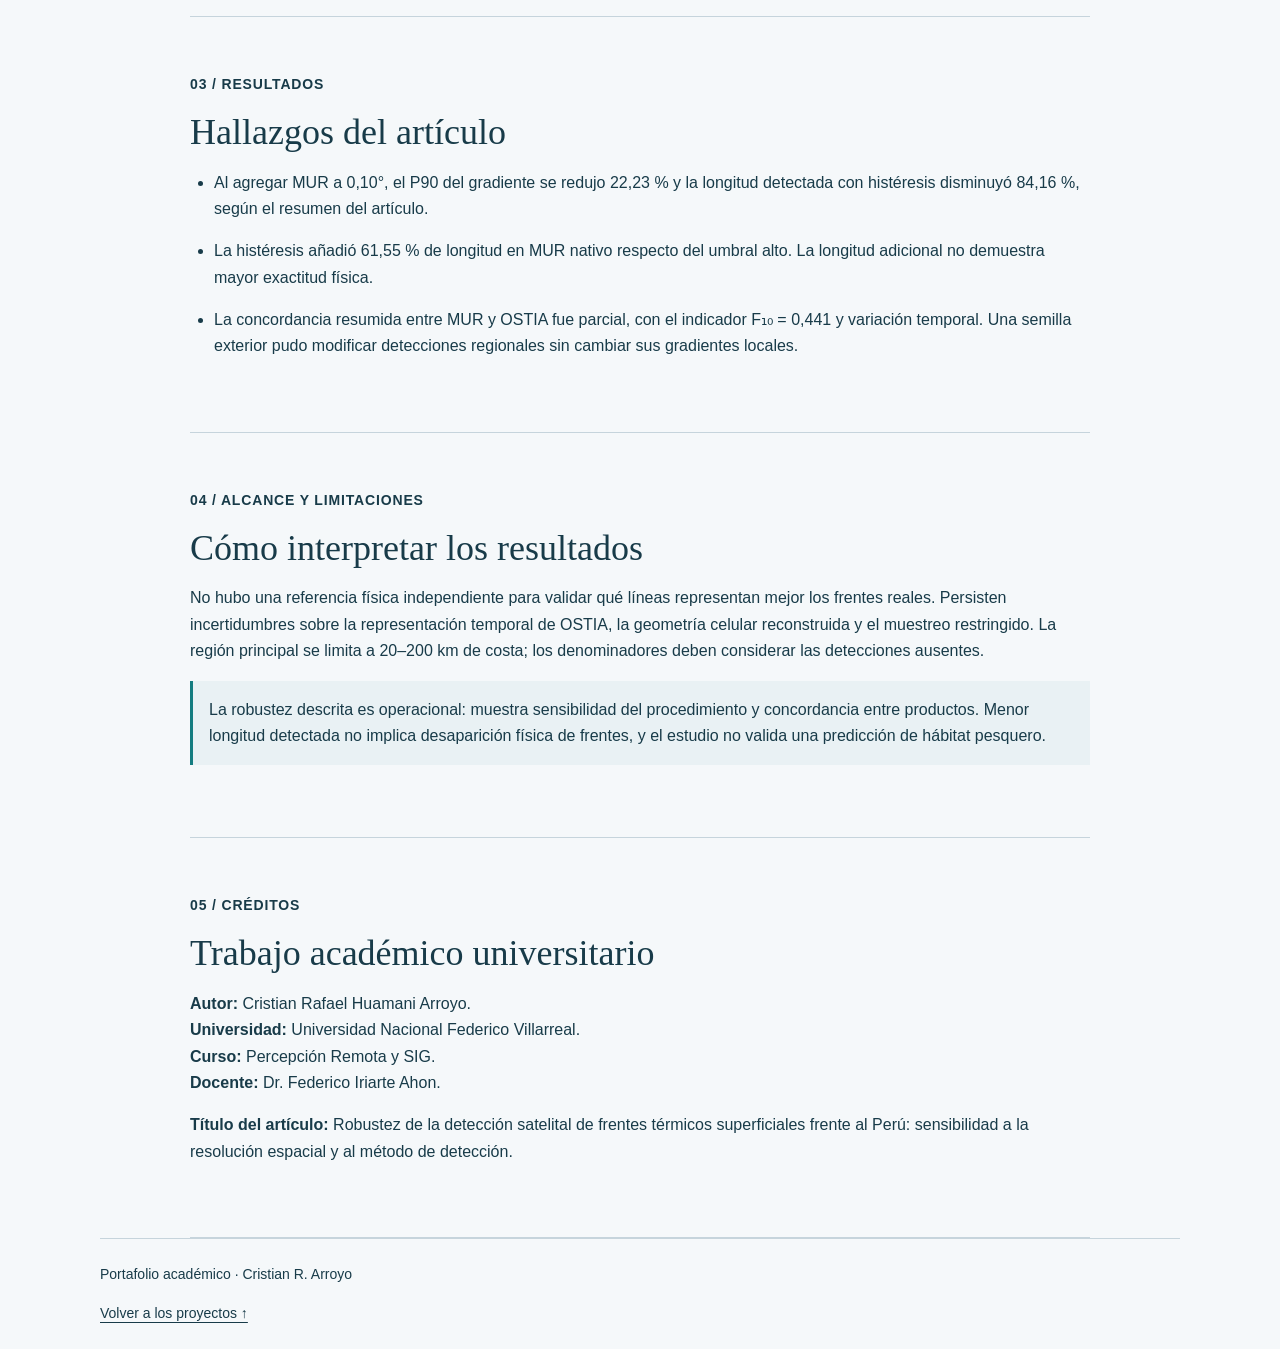
<file: proyectos/frentes-termicos.html>
<!DOCTYPE html>
<html lang="es">
<head>
  <meta charset="UTF-8">
  <meta name="viewport" content="width=device-width, initial-scale=1.0">
  <meta name="description" content="Sensibilidad a la resolución espacial y al método de detección frente a la costa central peruana.">
  <title>Detección satelital de frentes térmicos | Cristian R. Arroyo</title>
  <!-- ../ sube una carpeta: reutilizamos los estilos de la portada. -->
  <link rel="stylesheet" href="../styles.css">
  <link rel="icon" type="image/svg+xml" href="data:image/svg+xml,%3Csvg xmlns='http://www.w3.org/2000/svg' viewBox='0 0 32 32'%3E%3Crect width='32' height='32' rx='6' fill='%230e3545'/%3E%3Cpath d='M6 12h20M6 20h14' stroke='%237be0d6' stroke-width='3'/%3E%3C/svg%3E">
</head>
<body>
  <a class="saltar" href="#contenido">Saltar al contenido</a>
  <header class="cabecera contenedor">
    <a class="nombre" href="../index.html">Cristian R. Arroyo<span>Portafolio científico</span></a>
    <nav aria-label="Navegación principal">
      <a href="../index.html">Inicio</a>
      <a href="../index.html#sobre-mi">Sobre mí</a>
      <a href="../index.html#proyectos">Proyectos</a>
    </nav>
  </header>

  <main id="contenido">
    <section class="portada portada-proyecto" aria-labelledby="titulo">
      <div class="contenedor">
        <p class="etiqueta">Percepción Remota y SIG · Investigación individual</p>
        <h1 id="titulo">Detección satelital de frentes térmicos</h1>
        <p class="introduccion">Sensibilidad a la resolución espacial y al método de detección frente a la costa central peruana.</p>
        <p>Trabajo académico · Fecha del artículo: <time datetime="2026-10-21">21 de octubre de 2026</time></p>
        <a class="boton" href="#documentos">Artículo y presentación ↓</a>
      </div>
    </section>
    <article class="contenedor detalle-proyecto">
      <section class="seccion" id="documentos" aria-labelledby="titulo-documentos">
        <p class="etiqueta">Documentos del trabajo</p>
        <h2 id="titulo-documentos">Artículo y presentación</h2>
        <ul><li><a href="../documentos/frentes-termicos/articulo.pdf" download>Leer o descargar artículo (PDF)</a></li><li><a href="../documentos/frentes-termicos/articulo.docx" download>Descargar artículo (Word, DOCX)</a></li><li><a href="../documentos/frentes-termicos/presentacion.pdf" download>Descargar presentación (PDF)</a></li></ul>
        <p>Archivos entregados por el autor. Esta ficha resume sus resultados; los datos originales no se recalcularon para preparar el portafolio.</p>
      </section>
      <section class="seccion" aria-labelledby="pregunta">
        <p class="etiqueta">01 / Pregunta de investigación</p>
        <h2 id="pregunta">Qué se investigó</h2>
        <p>¿Cuánto cambia la detección de frentes térmicos al modificar la malla, el criterio de detección o el producto de temperatura superficial del mar?</p>
      </section>
      <section class="seccion" aria-labelledby="metodo">
        <p class="etiqueta">02 / Datos y metodología</p>
        <h2 id="metodo">Cómo se realizó el trabajo</h2>
        <ol class="pasos-proyecto"><li>Cuatro ventanas de 2025, con ocho fechas reservadas para calibración y 48 para evaluación. Se utilizaron los análisis L4 de temperatura superficial MUR y OSTIA.</li>
<li>Experimento de escala: agregación del mismo campo MUR desde 0,01° hasta 0,02°, 0,05° y 0,10°, ponderando las áreas.</li>
<li>Experimento de criterio: comparación entre umbral alto e histéresis, compartiendo gradientes Sobel, crestas y umbral congelado.</li>
<li>Experimento de producto: comparación MUR–OSTIA sobre malla y soporte común. Los resultados se resumieron mediante medianas por ventana y una media con pesos iguales.</li>
</ol>
      </section>
      <section class="seccion" aria-labelledby="resultados">
        <p class="etiqueta">03 / Resultados</p>
        <h2 id="resultados">Hallazgos del artículo</h2>
        <ul class="pasos-proyecto"><li>Al agregar MUR a 0,10°, el P90 del gradiente se redujo 22,23 % y la longitud detectada con histéresis disminuyó 84,16 %, según el resumen del artículo.</li>
<li>La histéresis añadió 61,55 % de longitud en MUR nativo respecto del umbral alto. La longitud adicional no demuestra mayor exactitud física.</li>
<li>La concordancia resumida entre MUR y OSTIA fue parcial, con el indicador F₁₀ = 0,441 y variación temporal. Una semilla exterior pudo modificar detecciones regionales sin cambiar sus gradientes locales.</li>
</ul>
      </section>
      <section class="seccion" aria-labelledby="limites">
        <p class="etiqueta">04 / Alcance y limitaciones</p>
        <h2 id="limites">Cómo interpretar los resultados</h2>
        <p>No hubo una referencia física independiente para validar qué líneas representan mejor los frentes reales. Persisten incertidumbres sobre la representación temporal de OSTIA, la geometría celular reconstruida y el muestreo restringido. La región principal se limita a 20–200 km de costa; los denominadores deben considerar las detecciones ausentes.</p>
        <p class="nota-metodologica">La robustez descrita es operacional: muestra sensibilidad del procedimiento y concordancia entre productos. Menor longitud detectada no implica desaparición física de frentes, y el estudio no valida una predicción de hábitat pesquero.</p>
      </section>
      <section class="seccion" aria-labelledby="creditos">
        <p class="etiqueta">05 / Créditos</p>
        <h2 id="creditos">Trabajo académico universitario</h2>
        <p><strong>Autor:</strong> Cristian Rafael Huamani Arroyo.<br>
        <strong>Universidad:</strong> Universidad Nacional Federico Villarreal.<br>
        <strong>Curso:</strong> Percepción Remota y SIG.<br>
        <strong>Docente:</strong> Dr. Federico Iriarte Ahon.</p>
        <p><strong>Título del artículo:</strong> Robustez de la detección satelital de frentes térmicos superficiales frente al Perú: sensibilidad a la resolución espacial y al método de detección.</p>
      </section>
    </article>
  </main>
  <footer class="pie contenedor">
    <p>Portafolio académico · Cristian R. Arroyo</p>
    <a href="../index.html#proyectos">Volver a los proyectos ↑</a>
  </footer>
</body>
</html>
</file>
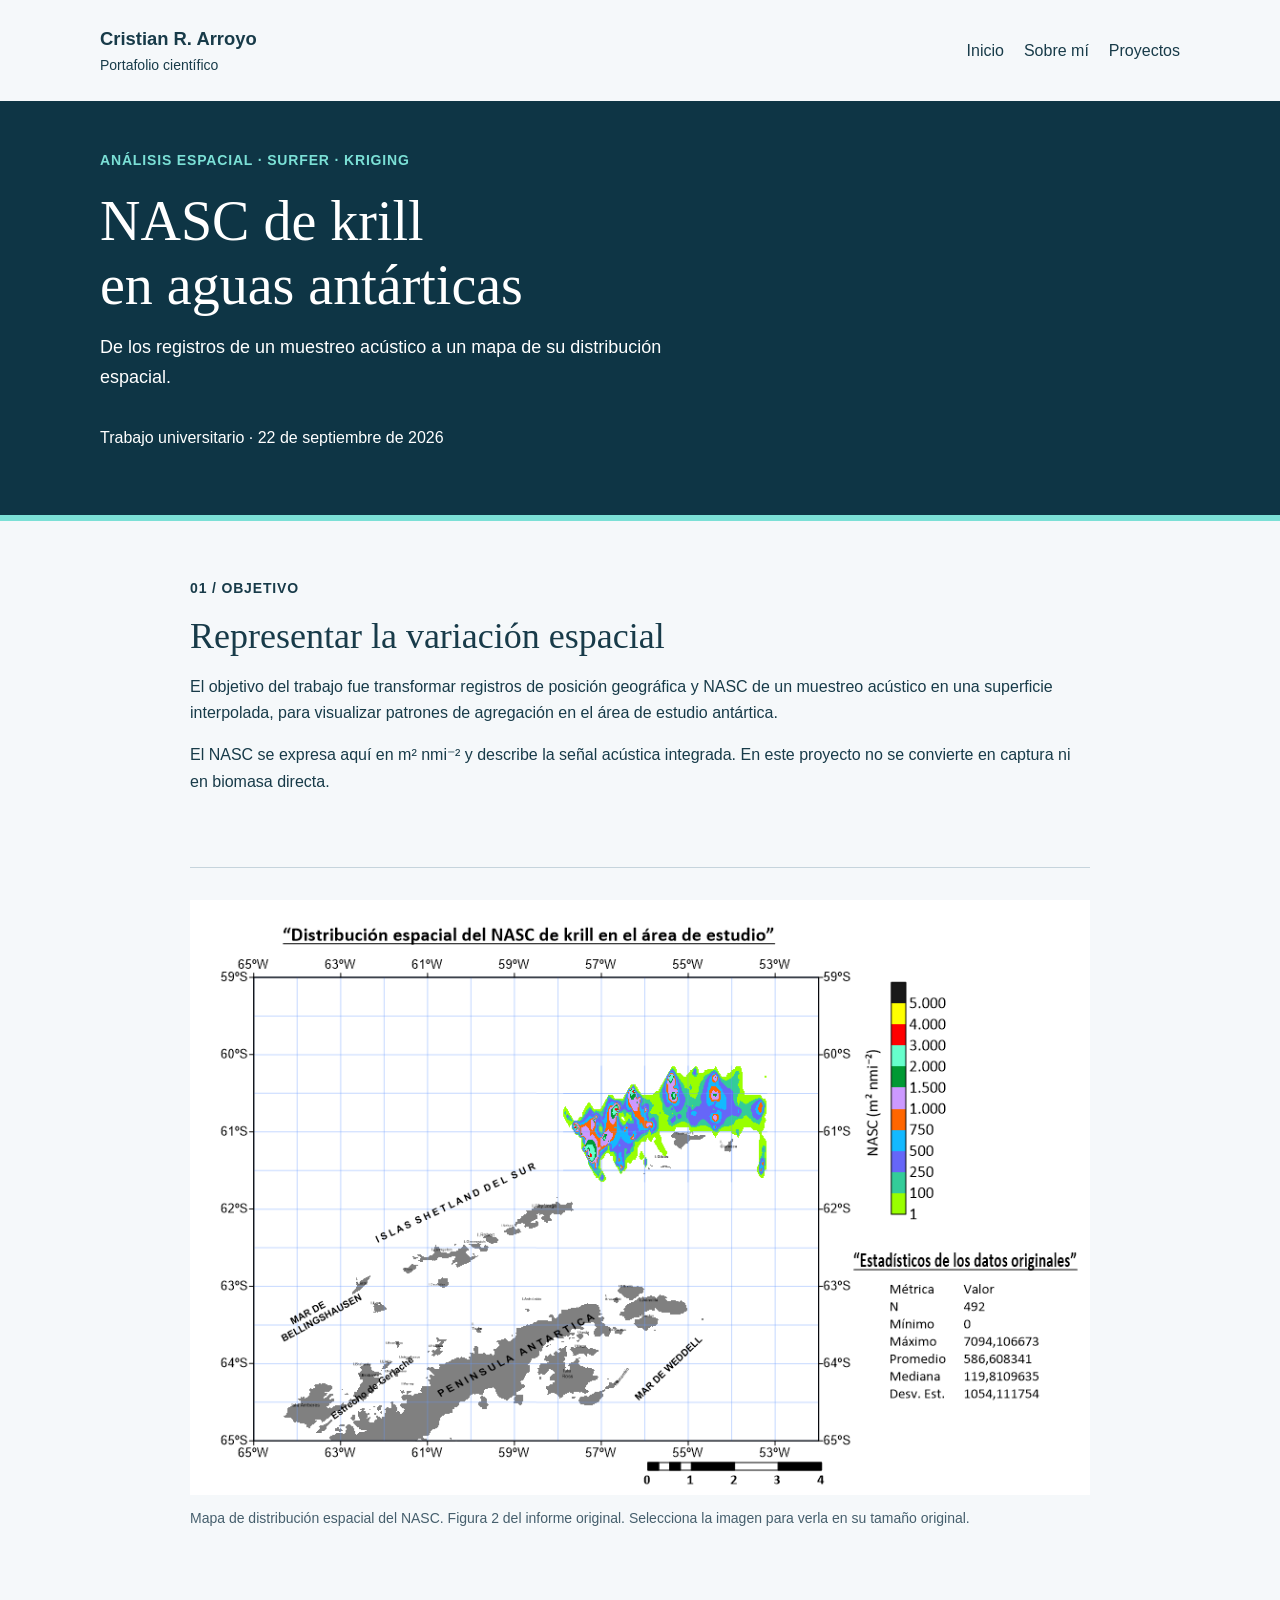
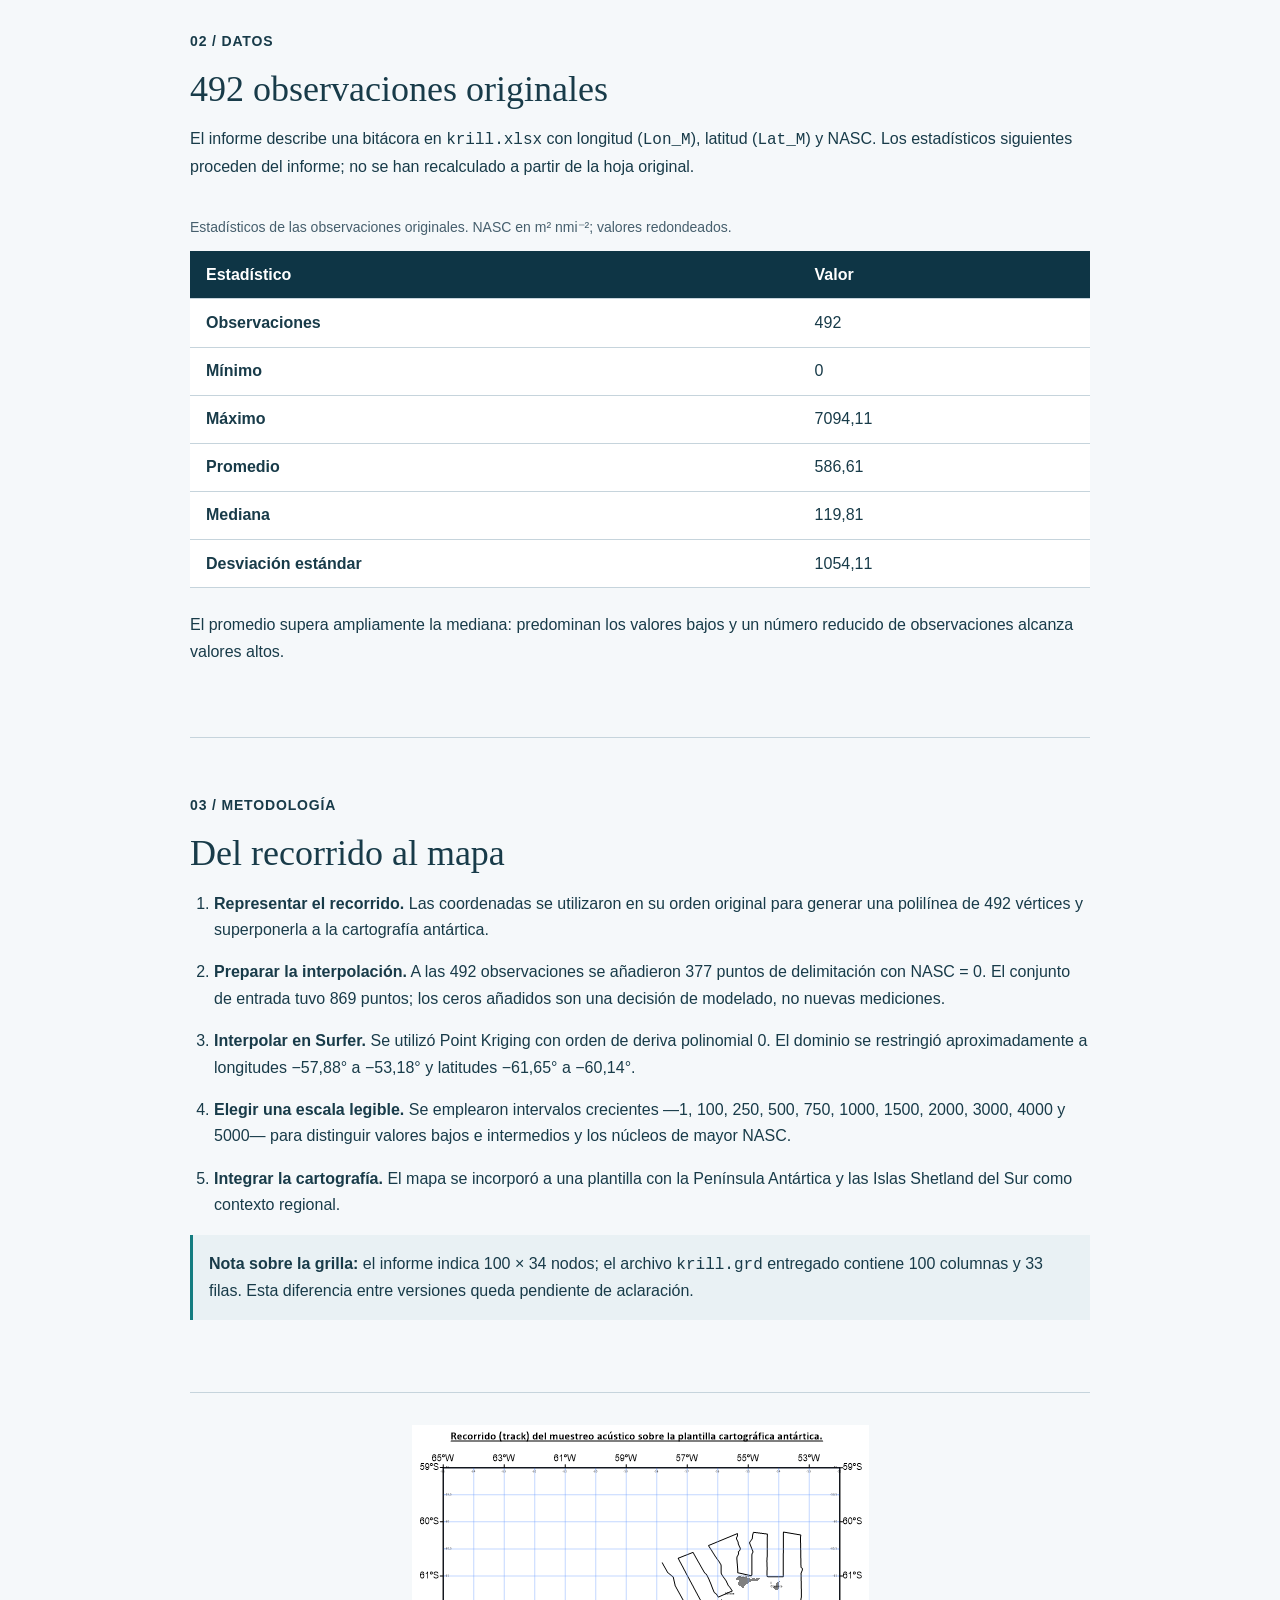
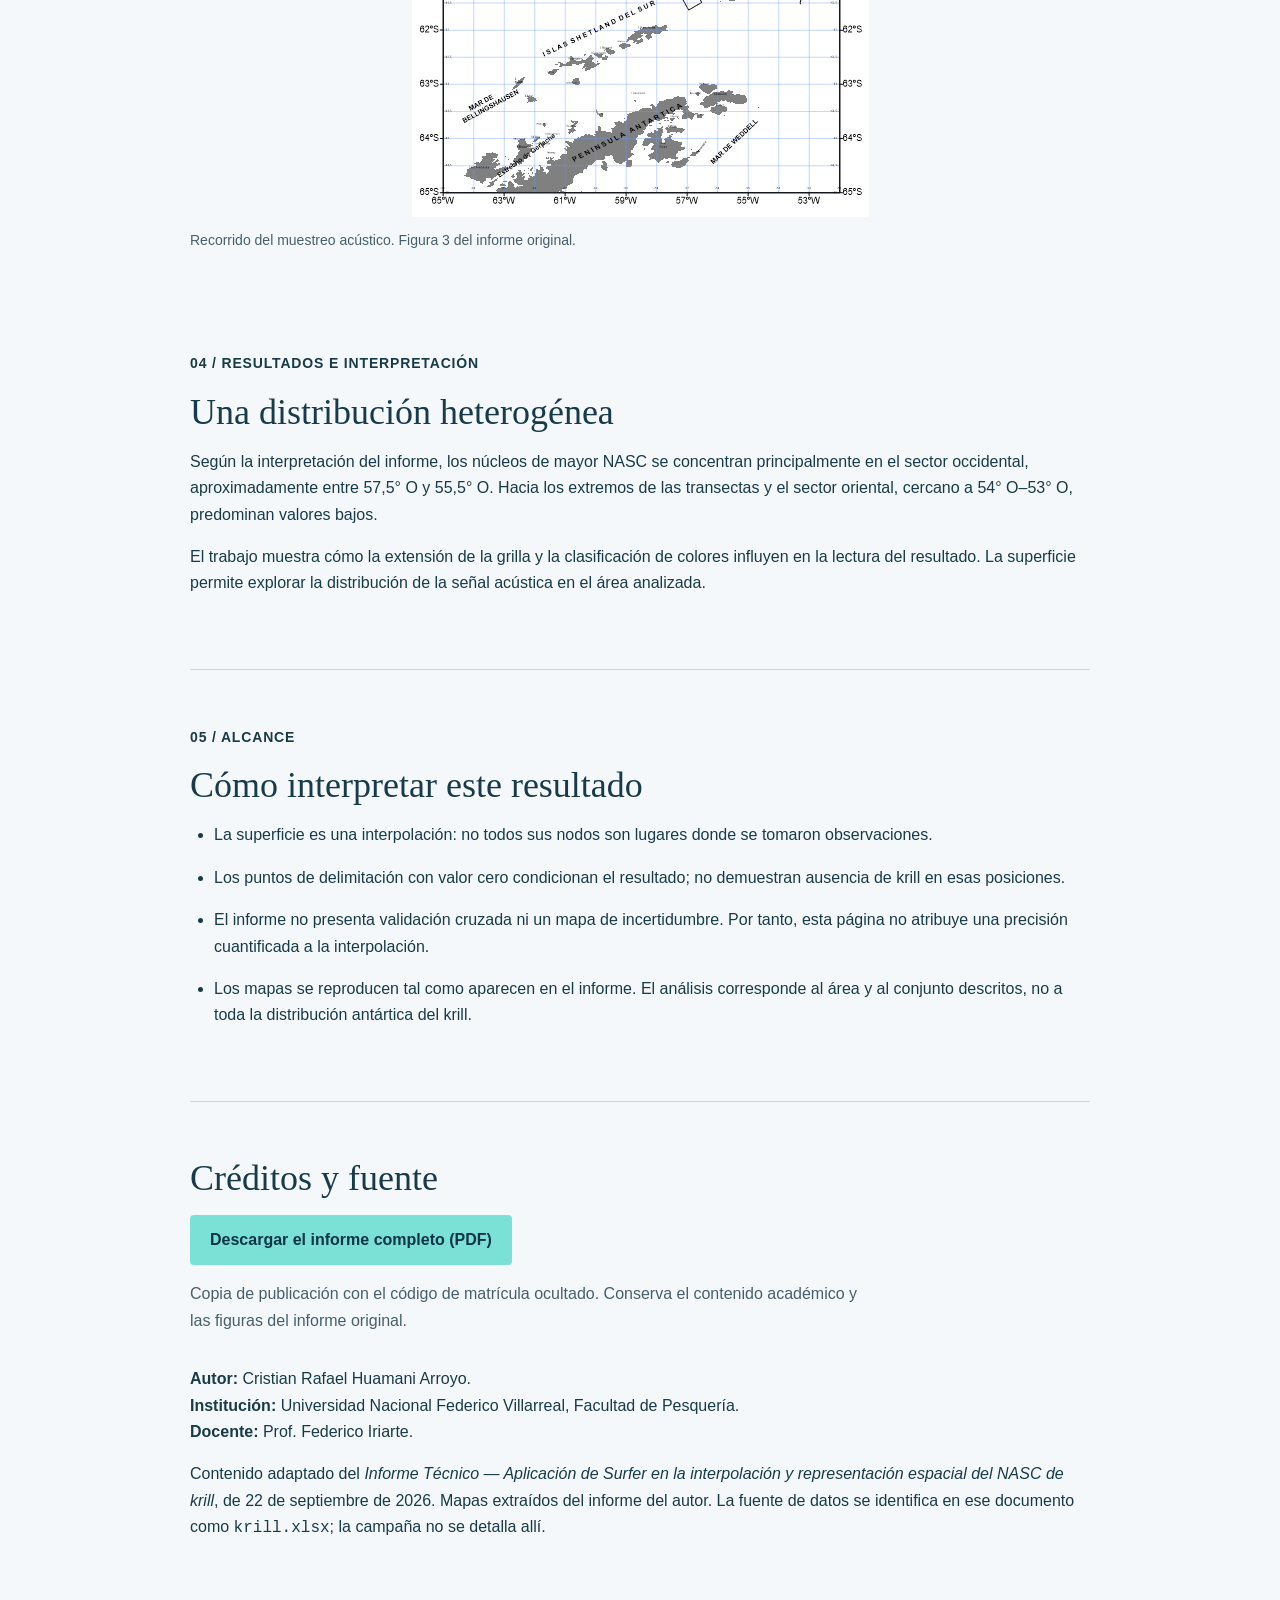
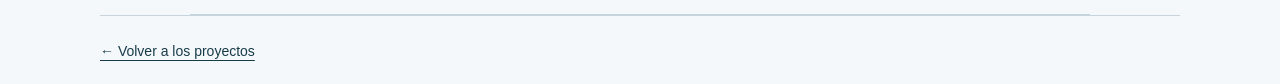
<file: proyectos/krill.html>
<!DOCTYPE html>
<html lang="es">
<head>
  <meta charset="UTF-8">
  <meta name="viewport" content="width=device-width, initial-scale=1.0">
  <meta name="description" content="Proyecto universitario de Cristian R. Arroyo: interpolación y representación espacial del NASC de krill en aguas antárticas con Surfer.">
  <title>NASC de krill en aguas antárticas | Cristian R. Arroyo</title>
  <!-- ../ sube una carpeta: reutilizamos los estilos de la portada. -->
  <link rel="stylesheet" href="../styles.css">
  <link rel="icon" type="image/svg+xml" href="data:image/svg+xml,%3Csvg xmlns='http://www.w3.org/2000/svg' viewBox='0 0 32 32'%3E%3Crect width='32' height='32' rx='6' fill='%230e3545'/%3E%3Cpath d='M6 12h20M6 20h14' stroke='%237be0d6' stroke-width='3'/%3E%3C/svg%3E">
</head>
<body>
  <a class="saltar" href="#contenido">Saltar al contenido</a>
  <header class="cabecera contenedor">
    <a class="nombre" href="../index.html">Cristian R. Arroyo<span>Portafolio científico</span></a>
    <nav aria-label="Navegación principal">
      <a href="../index.html">Inicio</a>
      <a href="../index.html#sobre-mi">Sobre mí</a>
      <a href="../index.html#proyectos">Proyectos</a>
    </nav>
  </header>

  <main id="contenido">
    <section class="portada portada-proyecto" aria-labelledby="titulo">
      <div class="contenedor">
        <p class="etiqueta">Análisis espacial · Surfer · Kriging</p>
        <h1 id="titulo">NASC de krill<br>en aguas antárticas</h1>
        <p class="introduccion">De los registros de un muestreo acústico a un mapa de su distribución espacial.</p>
        <p>Trabajo universitario · <time datetime="2026-09-22">22 de septiembre de 2026</time></p>
      </div>
    </section>

    <article class="contenedor detalle-proyecto">
      <section class="seccion" aria-labelledby="objetivo">
        <p class="etiqueta">01 / Objetivo</p>
        <h2 id="objetivo">Representar la variación espacial</h2>
        <p>El objetivo del trabajo fue transformar registros de posición geográfica y NASC de un muestreo acústico en una superficie interpolada, para visualizar patrones de agregación en el área de estudio antártica.</p>
        <p>El NASC se expresa aquí en m² nmi⁻² y describe la señal acústica integrada. En este proyecto no se convierte en captura ni en biomasa directa.</p>
      </section>

      <figure class="figura-proyecto">
        <a href="../imagenes/krill/mapa-nasc.png" aria-label="Abrir el mapa de NASC en su tamaño original">
          <img src="../imagenes/krill/mapa-nasc.png" width="943" height="623" alt="Mapa de NASC al norte de la Península Antártica, con valores heterogéneos sobre las transectas, escala de colores y estadísticos de 492 observaciones.">
        </a>
        <figcaption>Mapa de distribución espacial del NASC. Figura 2 del informe original. Selecciona la imagen para verla en su tamaño original.</figcaption>
      </figure>

      <section class="seccion" aria-labelledby="datos">
        <p class="etiqueta">02 / Datos</p>
        <h2 id="datos">492 observaciones originales</h2>
        <p>El informe describe una bitácora en <code>krill.xlsx</code> con longitud (<code>Lon_M</code>), latitud (<code>Lat_M</code>) y NASC. Los estadísticos siguientes proceden del informe; no se han recalculado a partir de la hoja original.</p>
        <div class="tabla-desplazable">
          <table>
            <caption>Estadísticos de las observaciones originales. NASC en m² nmi⁻²; valores redondeados.</caption>
            <thead><tr><th scope="col">Estadístico</th><th scope="col">Valor</th></tr></thead>
            <tbody>
              <tr><th scope="row">Observaciones</th><td>492</td></tr>
              <tr><th scope="row">Mínimo</th><td>0</td></tr>
              <tr><th scope="row">Máximo</th><td>7094,11</td></tr>
              <tr><th scope="row">Promedio</th><td>586,61</td></tr>
              <tr><th scope="row">Mediana</th><td>119,81</td></tr>
              <tr><th scope="row">Desviación estándar</th><td>1054,11</td></tr>
            </tbody>
          </table>
        </div>
        <p>El promedio supera ampliamente la mediana: predominan los valores bajos y un número reducido de observaciones alcanza valores altos.</p>
      </section>

      <section class="seccion" aria-labelledby="metodo">
        <p class="etiqueta">03 / Metodología</p>
        <h2 id="metodo">Del recorrido al mapa</h2>
        <ol class="pasos-proyecto">
          <li><strong>Representar el recorrido.</strong> Las coordenadas se utilizaron en su orden original para generar una polilínea de 492 vértices y superponerla a la cartografía antártica.</li>
          <li><strong>Preparar la interpolación.</strong> A las 492 observaciones se añadieron 377 puntos de delimitación con NASC = 0. El conjunto de entrada tuvo 869 puntos; los ceros añadidos son una decisión de modelado, no nuevas mediciones.</li>
          <li><strong>Interpolar en Surfer.</strong> Se utilizó Point Kriging con orden de deriva polinomial 0. El dominio se restringió aproximadamente a longitudes −57,88° a −53,18° y latitudes −61,65° a −60,14°.</li>
          <li><strong>Elegir una escala legible.</strong> Se emplearon intervalos crecientes —1, 100, 250, 500, 750, 1000, 1500, 2000, 3000, 4000 y 5000— para distinguir valores bajos e intermedios y los núcleos de mayor NASC.</li>
          <li><strong>Integrar la cartografía.</strong> El mapa se incorporó a una plantilla con la Península Antártica y las Islas Shetland del Sur como contexto regional.</li>
        </ol>
        <p class="nota-metodologica"><strong>Nota sobre la grilla:</strong> el informe indica 100 × 34 nodos; el archivo <code>krill.grd</code> entregado contiene 100 columnas y 33 filas. Esta diferencia entre versiones queda pendiente de aclaración.</p>
      </section>

      <figure class="figura-proyecto figura-recorrido">
        <a href="../imagenes/krill/recorrido.png" aria-label="Abrir la imagen original del recorrido">
          <img src="../imagenes/krill/recorrido.png" width="457" height="392" loading="lazy" alt="Recorrido del muestreo en transectas al norte de las Islas Shetland del Sur, sobre la cartografía de la Península Antártica.">
        </a>
        <figcaption>Recorrido del muestreo acústico. Figura 3 del informe original.</figcaption>
      </figure>

      <section class="seccion" aria-labelledby="resultados">
        <p class="etiqueta">04 / Resultados e interpretación</p>
        <h2 id="resultados">Una distribución heterogénea</h2>
        <p>Según la interpretación del informe, los núcleos de mayor NASC se concentran principalmente en el sector occidental, aproximadamente entre 57,5° O y 55,5° O. Hacia los extremos de las transectas y el sector oriental, cercano a 54° O–53° O, predominan valores bajos.</p>
        <p>El trabajo muestra cómo la extensión de la grilla y la clasificación de colores influyen en la lectura del resultado. La superficie permite explorar la distribución de la señal acústica en el área analizada.</p>
      </section>

      <section class="seccion" aria-labelledby="limites">
        <p class="etiqueta">05 / Alcance</p>
        <h2 id="limites">Cómo interpretar este resultado</h2>
        <ul class="pasos-proyecto">
          <li>La superficie es una interpolación: no todos sus nodos son lugares donde se tomaron observaciones.</li>
          <li>Los puntos de delimitación con valor cero condicionan el resultado; no demuestran ausencia de krill en esas posiciones.</li>
          <li>El informe no presenta validación cruzada ni un mapa de incertidumbre. Por tanto, esta página no atribuye una precisión cuantificada a la interpolación.</li>
          <li>Los mapas se reproducen tal como aparecen en el informe. El análisis corresponde al área y al conjunto descritos, no a toda la distribución antártica del krill.</li>
        </ul>
      </section>

      <section class="seccion creditos-proyecto" aria-labelledby="creditos">
        <h2 id="creditos">Créditos y fuente</h2>
        <p><a class="boton" href="../documentos/informe-krill-publico.pdf" download>Descargar el informe completo (PDF)</a></p>
        <p class="nota">Copia de publicación con el código de matrícula ocultado. Conserva el contenido académico y las figuras del informe original.</p>
        <p><strong>Autor:</strong> Cristian Rafael Huamani Arroyo.<br><strong>Institución:</strong> Universidad Nacional Federico Villarreal, Facultad de Pesquería.<br><strong>Docente:</strong> Prof. Federico Iriarte.</p>
        <p>Contenido adaptado del <cite>Informe Técnico — Aplicación de Surfer en la interpolación y representación espacial del NASC de krill</cite>, de 22 de septiembre de 2026. Mapas extraídos del informe del autor. La fuente de datos se identifica en ese documento como <code>krill.xlsx</code>; la campaña no se detalla allí.</p>
      </section>
    </article>
  </main>
  <footer class="pie contenedor"><a href="../index.html#proyectos">← Volver a los proyectos</a></footer>
</body>
</html>
</file>
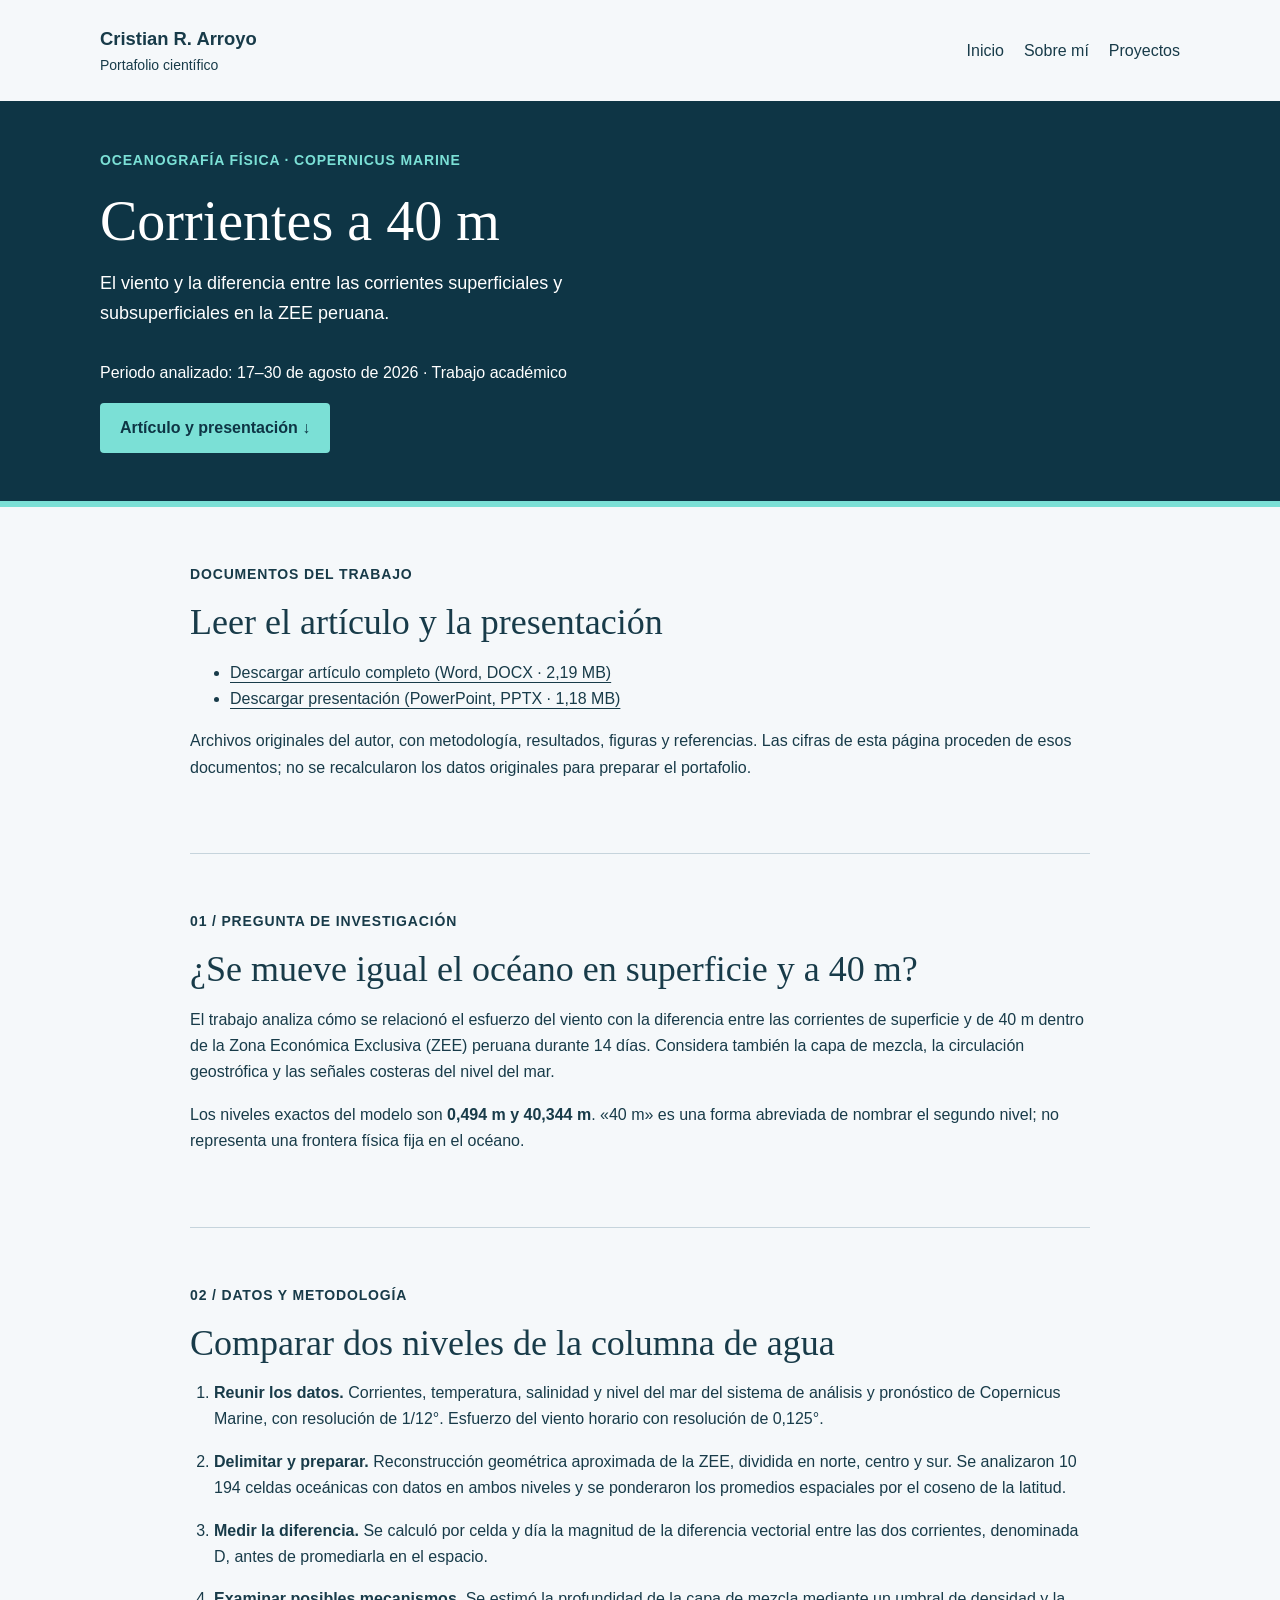
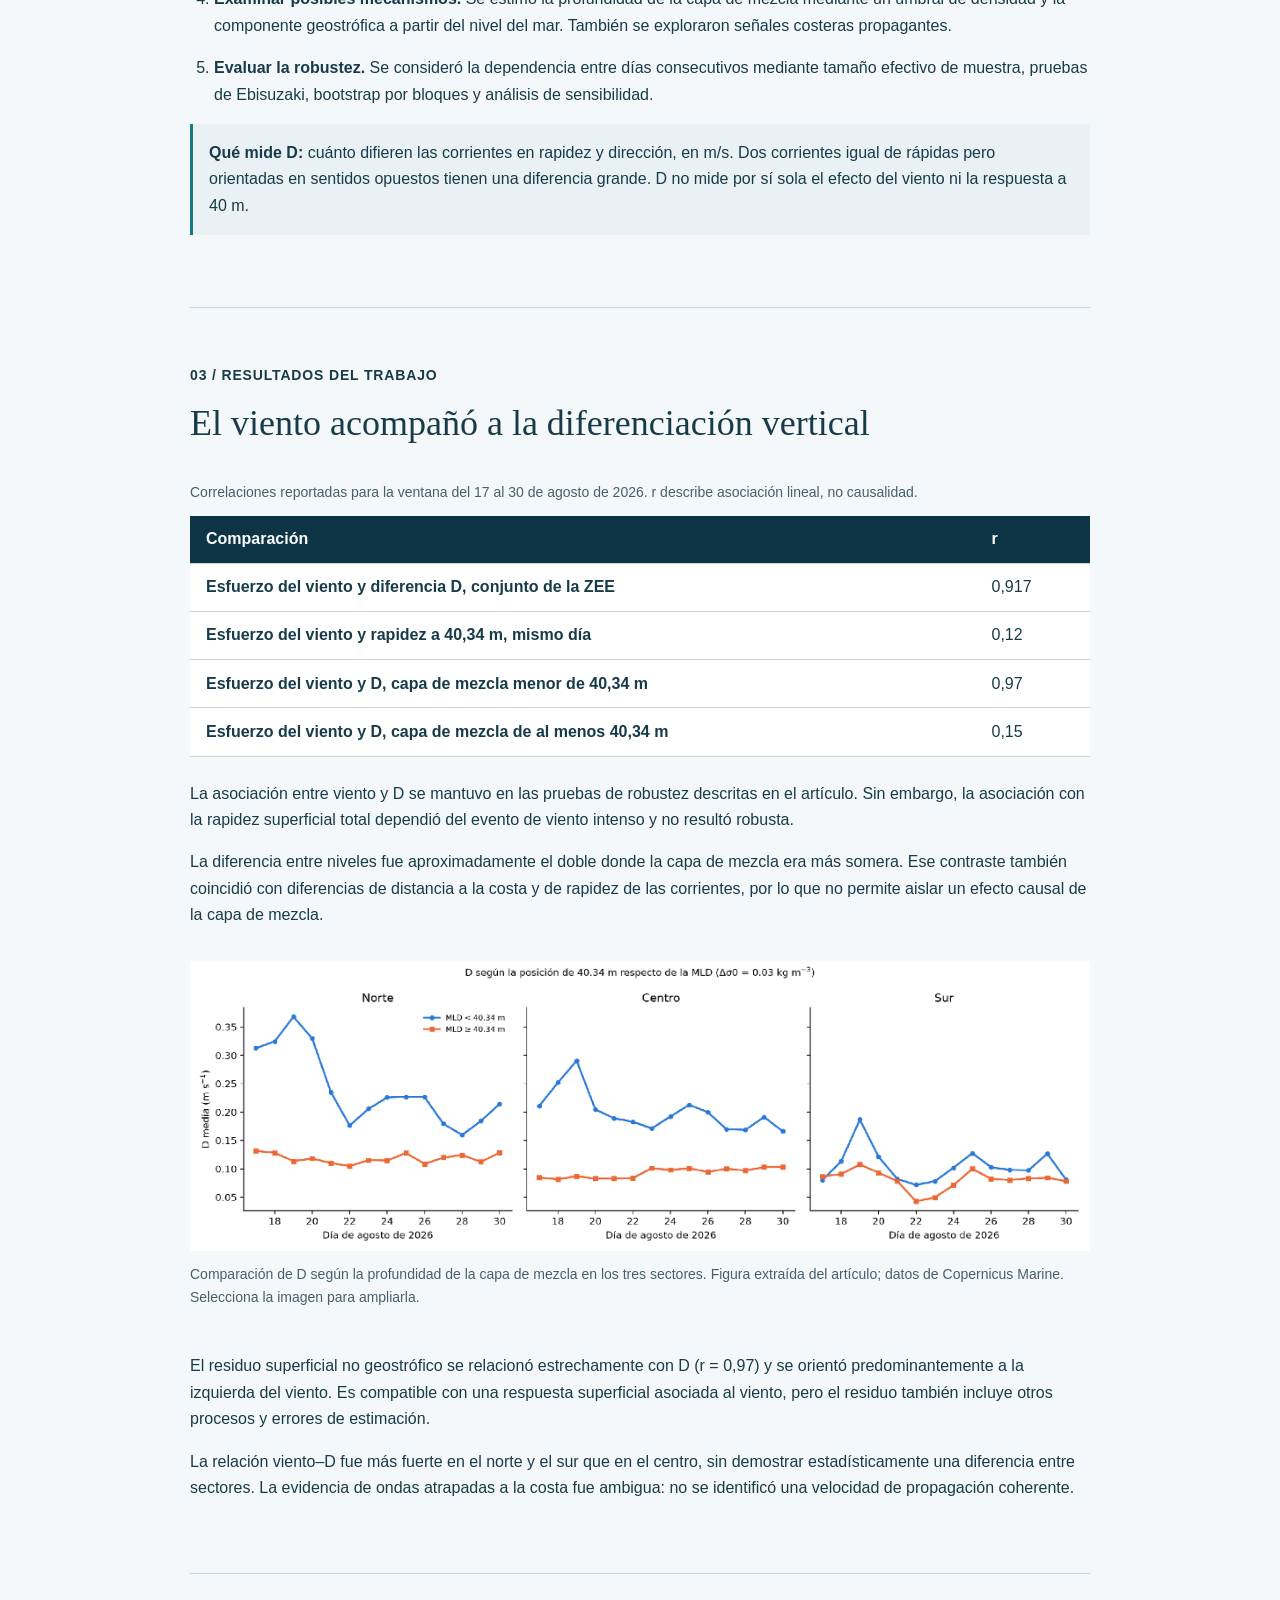
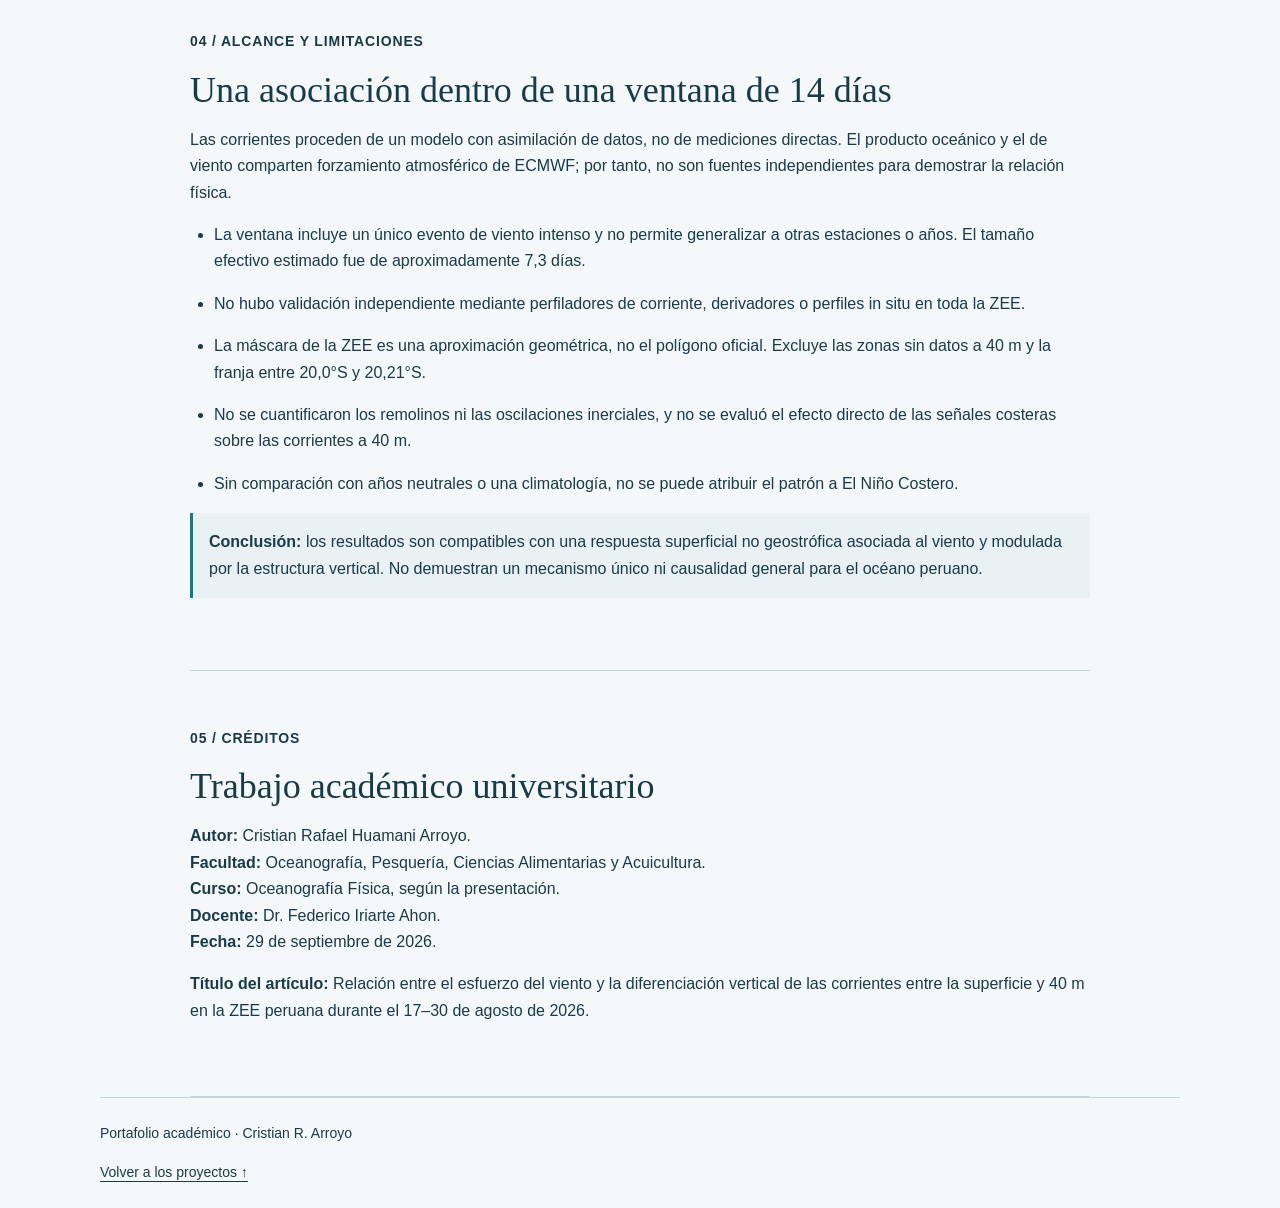
<file: proyectos/oceanografia.html>
<!DOCTYPE html>
<html lang="es">
<head>
  <meta charset="UTF-8">
  <meta name="viewport" content="width=device-width, initial-scale=1.0">
  <meta name="description" content="Análisis de corrientes superficiales y a 40 m en la ZEE peruana durante agosto de 2026. Artículo y presentación de Cristian R. Arroyo.">
  <title>Corrientes a 40 m | Cristian R. Arroyo</title>
  <!-- ../ sube una carpeta: reutilizamos los estilos de la portada. -->
  <link rel="stylesheet" href="../styles.css">
  <link rel="icon" type="image/svg+xml" href="data:image/svg+xml,%3Csvg xmlns='http://www.w3.org/2000/svg' viewBox='0 0 32 32'%3E%3Crect width='32' height='32' rx='6' fill='%230e3545'/%3E%3Cpath d='M6 12h20M6 20h14' stroke='%237be0d6' stroke-width='3'/%3E%3C/svg%3E">
</head>
<body>
  <a class="saltar" href="#contenido">Saltar al contenido</a>
  <header class="cabecera contenedor">
    <a class="nombre" href="../index.html">Cristian R. Arroyo<span>Portafolio científico</span></a>
    <nav aria-label="Navegación principal">
      <a href="../index.html">Inicio</a>
      <a href="../index.html#sobre-mi">Sobre mí</a>
      <a href="../index.html#proyectos">Proyectos</a>
    </nav>
  </header>

  <main id="contenido">
    <section class="portada portada-proyecto" aria-labelledby="titulo">
      <div class="contenedor">
        <p class="etiqueta">Oceanografía Física · Copernicus Marine</p>
        <h1 id="titulo">Corrientes a 40 m</h1>
        <p class="introduccion">El viento y la diferencia entre las corrientes superficiales y subsuperficiales en la ZEE peruana.</p>
        <p>Periodo analizado: 17–30 de agosto de 2026 · Trabajo académico</p>
        <a class="boton" href="#documentos">Artículo y presentación ↓</a>
      </div>
    </section>
    <article class="contenedor detalle-proyecto">
      <!-- ../ sube desde proyectos hasta la carpeta principal del sitio. -->
      <section class="seccion" id="documentos" aria-labelledby="titulo-documentos">
        <p class="etiqueta">Documentos del trabajo</p>
        <h2 id="titulo-documentos">Leer el artículo y la presentación</h2>
        <ul>
          <li><a href="../documentos/oceanografia/articulo-corrientes-40m.docx" download>Descargar artículo completo (Word, DOCX · 2,19 MB)</a></li>
          <li><a href="../documentos/oceanografia/presentacion-corrientes-40m.pptx" download>Descargar presentación (PowerPoint, PPTX · 1,18 MB)</a></li>
        </ul>
        <p>Archivos originales del autor, con metodología, resultados, figuras y referencias. Las cifras de esta página proceden de esos documentos; no se recalcularon los datos originales para preparar el portafolio.</p>
      </section>
      <section class="seccion" aria-labelledby="pregunta">
        <p class="etiqueta">01 / Pregunta de investigación</p>
        <h2 id="pregunta">¿Se mueve igual el océano en superficie y a 40 m?</h2>
        <p>El trabajo analiza cómo se relacionó el esfuerzo del viento con la diferencia entre las corrientes de superficie y de 40 m dentro de la Zona Económica Exclusiva (ZEE) peruana durante 14 días. Considera también la capa de mezcla, la circulación geostrófica y las señales costeras del nivel del mar.</p>
        <p>Los niveles exactos del modelo son <strong>0,494 m y 40,344 m</strong>. «40 m» es una forma abreviada de nombrar el segundo nivel; no representa una frontera física fija en el océano.</p>
      </section>
      <section class="seccion" aria-labelledby="metodo">
        <p class="etiqueta">02 / Datos y metodología</p>
        <h2 id="metodo">Comparar dos niveles de la columna de agua</h2>
        <ol class="pasos-proyecto">
          <li><strong>Reunir los datos.</strong> Corrientes, temperatura, salinidad y nivel del mar del sistema de análisis y pronóstico de Copernicus Marine, con resolución de 1/12°. Esfuerzo del viento horario con resolución de 0,125°.</li>
          <li><strong>Delimitar y preparar.</strong> Reconstrucción geométrica aproximada de la ZEE, dividida en norte, centro y sur. Se analizaron 10 194 celdas oceánicas con datos en ambos niveles y se ponderaron los promedios espaciales por el coseno de la latitud.</li>
          <li><strong>Medir la diferencia.</strong> Se calculó por celda y día la magnitud de la diferencia vectorial entre las dos corrientes, denominada D, antes de promediarla en el espacio.</li>
          <li><strong>Examinar posibles mecanismos.</strong> Se estimó la profundidad de la capa de mezcla mediante un umbral de densidad y la componente geostrófica a partir del nivel del mar. También se exploraron señales costeras propagantes.</li>
          <li><strong>Evaluar la robustez.</strong> Se consideró la dependencia entre días consecutivos mediante tamaño efectivo de muestra, pruebas de Ebisuzaki, bootstrap por bloques y análisis de sensibilidad.</li>
        </ol>
        <p class="nota-metodologica"><strong>Qué mide D:</strong> cuánto difieren las corrientes en rapidez y dirección, en m/s. Dos corrientes igual de rápidas pero orientadas en sentidos opuestos tienen una diferencia grande. D no mide por sí sola el efecto del viento ni la respuesta a 40 m.</p>
      </section>
      <section class="seccion" aria-labelledby="resultados">
        <p class="etiqueta">03 / Resultados del trabajo</p>
        <h2 id="resultados">El viento acompañó a la diferenciación vertical</h2>
        <div class="tabla-desplazable">
          <table>
            <caption>Correlaciones reportadas para la ventana del 17 al 30 de agosto de 2026. r describe asociación lineal, no causalidad.</caption>
            <thead><tr><th scope="col">Comparación</th><th scope="col">r</th></tr></thead>
            <tbody>
              <tr><th scope="row">Esfuerzo del viento y diferencia D, conjunto de la ZEE</th><td>0,917</td></tr>
              <tr><th scope="row">Esfuerzo del viento y rapidez a 40,34 m, mismo día</th><td>0,12</td></tr>
              <tr><th scope="row">Esfuerzo del viento y D, capa de mezcla menor de 40,34 m</th><td>0,97</td></tr>
              <tr><th scope="row">Esfuerzo del viento y D, capa de mezcla de al menos 40,34 m</th><td>0,15</td></tr>
            </tbody>
          </table>
        </div>
        <p>La asociación entre viento y D se mantuvo en las pruebas de robustez descritas en el artículo. Sin embargo, la asociación con la rapidez superficial total dependió del evento de viento intenso y no resultó robusta.</p>
        <p>La diferencia entre niveles fue aproximadamente el doble donde la capa de mezcla era más somera. Ese contraste también coincidió con diferencias de distancia a la costa y de rapidez de las corrientes, por lo que no permite aislar un efecto causal de la capa de mezcla.</p>
        <figure class="figura-proyecto">
          <a href="../imagenes/oceanografia/corrientes-capa-mezcla.png" aria-label="Abrir el gráfico de corrientes y capa de mezcla en su tamaño original">
            <img src="../imagenes/oceanografia/corrientes-capa-mezcla.png" width="2046" height="661" loading="lazy" alt="Series diarias de D en los sectores norte, centro y sur. La diferencia entre superficie y 40,34 m es generalmente mayor con capa de mezcla somera, línea azul, que con capa profunda, línea naranja.">
          </a>
          <figcaption>Comparación de D según la profundidad de la capa de mezcla en los tres sectores. Figura extraída del artículo; datos de Copernicus Marine. Selecciona la imagen para ampliarla.</figcaption>
        </figure>
        <p>El residuo superficial no geostrófico se relacionó estrechamente con D (r = 0,97) y se orientó predominantemente a la izquierda del viento. Es compatible con una respuesta superficial asociada al viento, pero el residuo también incluye otros procesos y errores de estimación.</p>
        <p>La relación viento–D fue más fuerte en el norte y el sur que en el centro, sin demostrar estadísticamente una diferencia entre sectores. La evidencia de ondas atrapadas a la costa fue ambigua: no se identificó una velocidad de propagación coherente.</p>
      </section>
      <section class="seccion" aria-labelledby="limites">
        <p class="etiqueta">04 / Alcance y limitaciones</p>
        <h2 id="limites">Una asociación dentro de una ventana de 14 días</h2>
        <p>Las corrientes proceden de un modelo con asimilación de datos, no de mediciones directas. El producto oceánico y el de viento comparten forzamiento atmosférico de ECMWF; por tanto, no son fuentes independientes para demostrar la relación física.</p>
        <ul class="pasos-proyecto">
          <li>La ventana incluye un único evento de viento intenso y no permite generalizar a otras estaciones o años. El tamaño efectivo estimado fue de aproximadamente 7,3 días.</li>
          <li>No hubo validación independiente mediante perfiladores de corriente, derivadores o perfiles in situ en toda la ZEE.</li>
          <li>La máscara de la ZEE es una aproximación geométrica, no el polígono oficial. Excluye las zonas sin datos a 40 m y la franja entre 20,0°S y 20,21°S.</li>
          <li>No se cuantificaron los remolinos ni las oscilaciones inerciales, y no se evaluó el efecto directo de las señales costeras sobre las corrientes a 40 m.</li>
          <li>Sin comparación con años neutrales o una climatología, no se puede atribuir el patrón a El Niño Costero.</li>
        </ul>
        <p class="nota-metodologica"><strong>Conclusión:</strong> los resultados son compatibles con una respuesta superficial no geostrófica asociada al viento y modulada por la estructura vertical. No demuestran un mecanismo único ni causalidad general para el océano peruano.</p>
      </section>
      <section class="seccion" aria-labelledby="creditos">
        <p class="etiqueta">05 / Créditos</p>
        <h2 id="creditos">Trabajo académico universitario</h2>
        <p><strong>Autor:</strong> Cristian Rafael Huamani Arroyo.<br>
        <strong>Facultad:</strong> Oceanografía, Pesquería, Ciencias Alimentarias y Acuicultura.<br>
        <strong>Curso:</strong> Oceanografía Física, según la presentación.<br>
        <strong>Docente:</strong> Dr. Federico Iriarte Ahon.<br>
        <strong>Fecha:</strong> <time datetime="2026-09-29">29 de septiembre de 2026</time>.</p>
        <p><strong>Título del artículo:</strong> Relación entre el esfuerzo del viento y la diferenciación vertical de las corrientes entre la superficie y 40 m en la ZEE peruana durante el 17–30 de agosto de 2026.</p>
      </section>
    </article>
  </main>
  <footer class="pie contenedor">
    <p>Portafolio académico · Cristian R. Arroyo</p>
    <a href="../index.html#proyectos">Volver a los proyectos ↑</a>
  </footer>
</body>
</html>
</file>
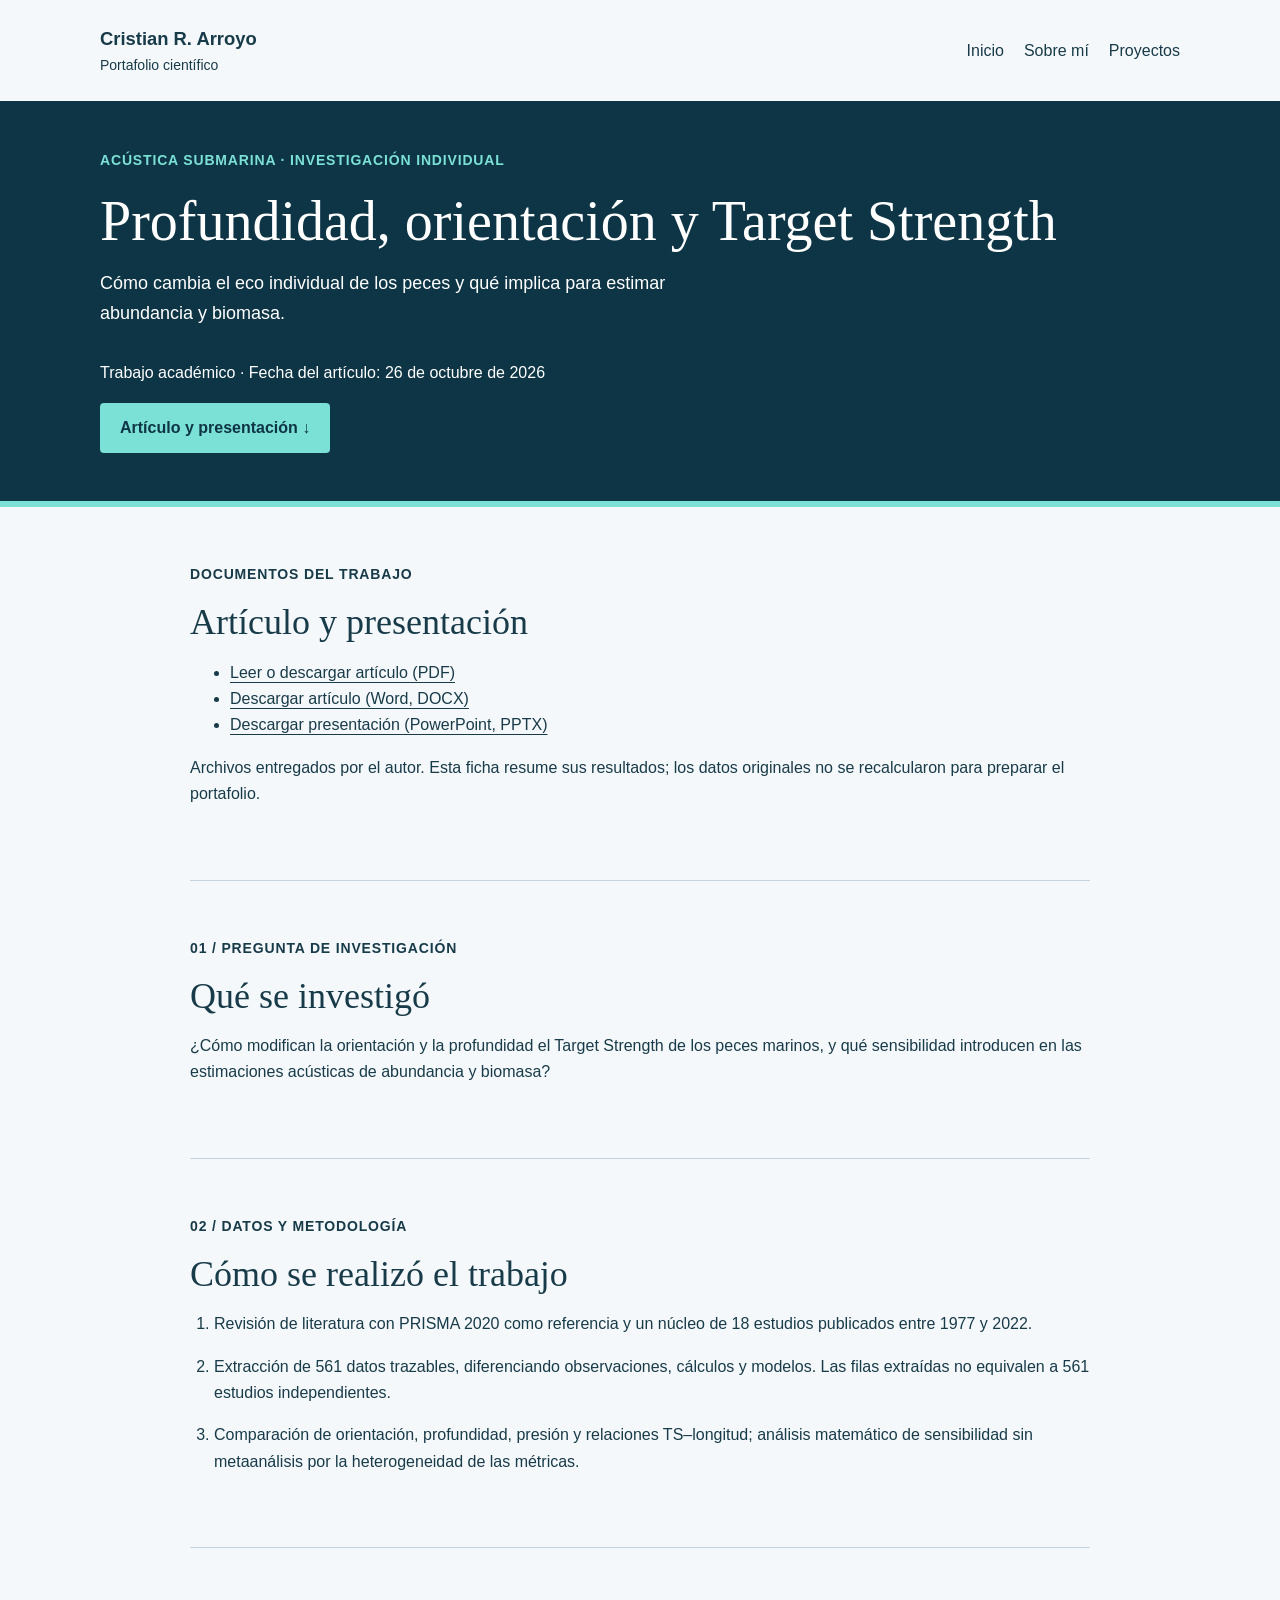
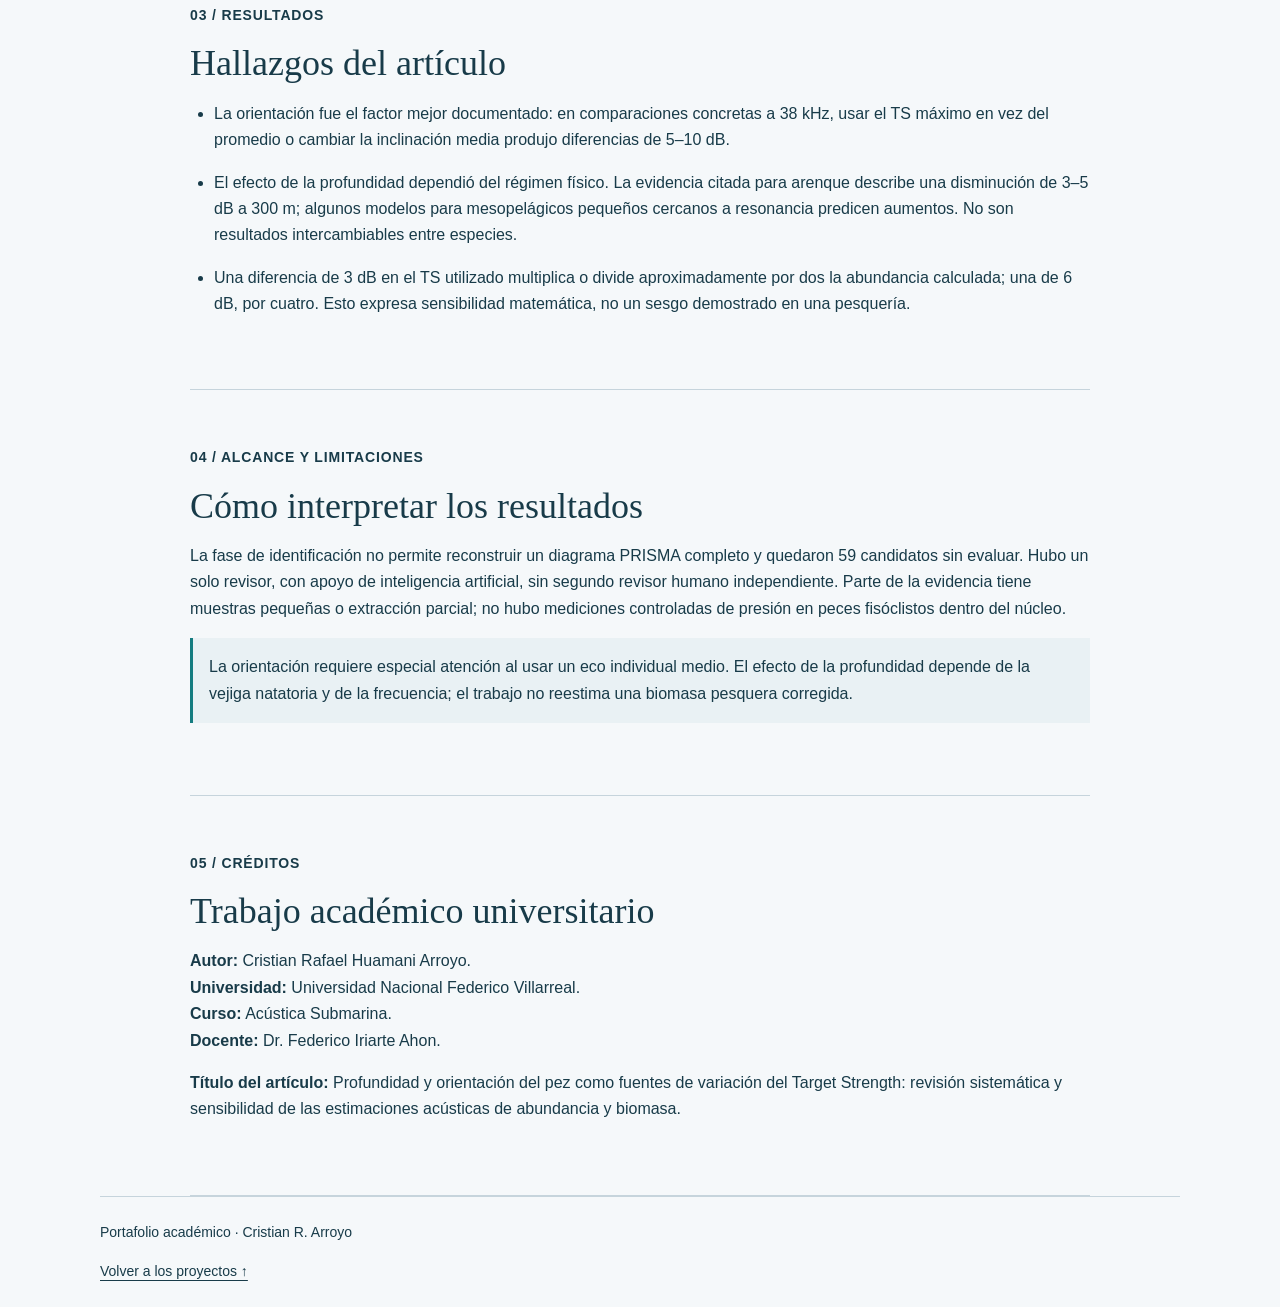
<file: proyectos/target-strength.html>
<!DOCTYPE html>
<html lang="es">
<head>
  <meta charset="UTF-8">
  <meta name="viewport" content="width=device-width, initial-scale=1.0">
  <meta name="description" content="Cómo cambia el eco individual de los peces y qué implica para estimar abundancia y biomasa.">
  <title>Profundidad, orientación y Target Strength | Cristian R. Arroyo</title>
  <!-- ../ sube una carpeta: reutilizamos los estilos de la portada. -->
  <link rel="stylesheet" href="../styles.css">
  <link rel="icon" type="image/svg+xml" href="data:image/svg+xml,%3Csvg xmlns='http://www.w3.org/2000/svg' viewBox='0 0 32 32'%3E%3Crect width='32' height='32' rx='6' fill='%230e3545'/%3E%3Cpath d='M6 12h20M6 20h14' stroke='%237be0d6' stroke-width='3'/%3E%3C/svg%3E">
</head>
<body>
  <a class="saltar" href="#contenido">Saltar al contenido</a>
  <header class="cabecera contenedor">
    <a class="nombre" href="../index.html">Cristian R. Arroyo<span>Portafolio científico</span></a>
    <nav aria-label="Navegación principal">
      <a href="../index.html">Inicio</a>
      <a href="../index.html#sobre-mi">Sobre mí</a>
      <a href="../index.html#proyectos">Proyectos</a>
    </nav>
  </header>

  <main id="contenido">
    <section class="portada portada-proyecto" aria-labelledby="titulo">
      <div class="contenedor">
        <p class="etiqueta">Acústica Submarina · Investigación individual</p>
        <h1 id="titulo">Profundidad, orientación y Target Strength</h1>
        <p class="introduccion">Cómo cambia el eco individual de los peces y qué implica para estimar abundancia y biomasa.</p>
        <p>Trabajo académico · Fecha del artículo: <time datetime="2026-10-26">26 de octubre de 2026</time></p>
        <a class="boton" href="#documentos">Artículo y presentación ↓</a>
      </div>
    </section>
    <article class="contenedor detalle-proyecto">
      <section class="seccion" id="documentos" aria-labelledby="titulo-documentos">
        <p class="etiqueta">Documentos del trabajo</p>
        <h2 id="titulo-documentos">Artículo y presentación</h2>
        <ul><li><a href="../documentos/target-strength/articulo.pdf" download>Leer o descargar artículo (PDF)</a></li><li><a href="../documentos/target-strength/articulo.docx" download>Descargar artículo (Word, DOCX)</a></li><li><a href="../documentos/target-strength/presentacion.pptx" download>Descargar presentación (PowerPoint, PPTX)</a></li></ul>
        <p>Archivos entregados por el autor. Esta ficha resume sus resultados; los datos originales no se recalcularon para preparar el portafolio.</p>
      </section>
      <section class="seccion" aria-labelledby="pregunta">
        <p class="etiqueta">01 / Pregunta de investigación</p>
        <h2 id="pregunta">Qué se investigó</h2>
        <p>¿Cómo modifican la orientación y la profundidad el Target Strength de los peces marinos, y qué sensibilidad introducen en las estimaciones acústicas de abundancia y biomasa?</p>
      </section>
      <section class="seccion" aria-labelledby="metodo">
        <p class="etiqueta">02 / Datos y metodología</p>
        <h2 id="metodo">Cómo se realizó el trabajo</h2>
        <ol class="pasos-proyecto"><li>Revisión de literatura con PRISMA 2020 como referencia y un núcleo de 18 estudios publicados entre 1977 y 2022.</li>
<li>Extracción de 561 datos trazables, diferenciando observaciones, cálculos y modelos. Las filas extraídas no equivalen a 561 estudios independientes.</li>
<li>Comparación de orientación, profundidad, presión y relaciones TS–longitud; análisis matemático de sensibilidad sin metaanálisis por la heterogeneidad de las métricas.</li>
</ol>
      </section>
      <section class="seccion" aria-labelledby="resultados">
        <p class="etiqueta">03 / Resultados</p>
        <h2 id="resultados">Hallazgos del artículo</h2>
        <ul class="pasos-proyecto"><li>La orientación fue el factor mejor documentado: en comparaciones concretas a 38 kHz, usar el TS máximo en vez del promedio o cambiar la inclinación media produjo diferencias de 5–10 dB.</li>
<li>El efecto de la profundidad dependió del régimen físico. La evidencia citada para arenque describe una disminución de 3–5 dB a 300 m; algunos modelos para mesopelágicos pequeños cercanos a resonancia predicen aumentos. No son resultados intercambiables entre especies.</li>
<li>Una diferencia de 3 dB en el TS utilizado multiplica o divide aproximadamente por dos la abundancia calculada; una de 6 dB, por cuatro. Esto expresa sensibilidad matemática, no un sesgo demostrado en una pesquería.</li>
</ul>
      </section>
      <section class="seccion" aria-labelledby="limites">
        <p class="etiqueta">04 / Alcance y limitaciones</p>
        <h2 id="limites">Cómo interpretar los resultados</h2>
        <p>La fase de identificación no permite reconstruir un diagrama PRISMA completo y quedaron 59 candidatos sin evaluar. Hubo un solo revisor, con apoyo de inteligencia artificial, sin segundo revisor humano independiente. Parte de la evidencia tiene muestras pequeñas o extracción parcial; no hubo mediciones controladas de presión en peces fisóclistos dentro del núcleo.</p>
        <p class="nota-metodologica">La orientación requiere especial atención al usar un eco individual medio. El efecto de la profundidad depende de la vejiga natatoria y de la frecuencia; el trabajo no reestima una biomasa pesquera corregida.</p>
      </section>
      <section class="seccion" aria-labelledby="creditos">
        <p class="etiqueta">05 / Créditos</p>
        <h2 id="creditos">Trabajo académico universitario</h2>
        <p><strong>Autor:</strong> Cristian Rafael Huamani Arroyo.<br>
        <strong>Universidad:</strong> Universidad Nacional Federico Villarreal.<br>
        <strong>Curso:</strong> Acústica Submarina.<br>
        <strong>Docente:</strong> Dr. Federico Iriarte Ahon.</p>
        <p><strong>Título del artículo:</strong> Profundidad y orientación del pez como fuentes de variación del Target Strength: revisión sistemática y sensibilidad de las estimaciones acústicas de abundancia y biomasa.</p>
      </section>
    </article>
  </main>
  <footer class="pie contenedor">
    <p>Portafolio académico · Cristian R. Arroyo</p>
    <a href="../index.html#proyectos">Volver a los proyectos ↑</a>
  </footer>
</body>
</html>
</file>
<file: styles.css>
/* 1. Base: estas reglas afectan a toda la página. */
* {
  box-sizing: border-box;
}

body {
  margin: 0;
  font-family: Arial, Helvetica, sans-serif;
  font-size: 1rem;
  line-height: 1.65;
  color: #183b49;
  background-color: #f5f8fa;
}

a {
  color: inherit;
  text-underline-offset: 0.25em;
}

a:hover {
  text-decoration: underline;
}

/* El contorno permite ver qué enlace está seleccionado con el teclado. */
a:focus-visible {
  outline: 3px solid #b34b00;
  outline-offset: 5px;
}

h1, h2, h3 {
  line-height: 1.15;
  margin: 0 0 1rem;
}

h1, h2 {
  font-family: Georgia, "Times New Roman", serif;
  font-weight: normal;
}

h1 { font-size: 3.5rem; }
h2 { font-size: 2.25rem; }
h3 { font-size: 1.4rem; }
p { margin: 0 0 1rem; }

/* Una clase se reutiliza: centra el contenido y limita su ancho. */
.contenedor {
  width: 90%;
  max-width: 1080px;
  margin: 0 auto;
}

/* 2. Cabecera: Flexbox coloca sus elementos en una fila flexible. */
.cabecera, nav {
  display: flex;
  align-items: center;
  justify-content: space-between;
  flex-wrap: wrap;
  gap: 1.25rem;
}

.cabecera { padding: 1.5rem 0; }
.cabecera a { text-decoration: none; }
.cabecera a:hover { text-decoration: underline; }
.nombre { font-size: 1.15rem; font-weight: bold; }
.nombre span { display: block; font-size: 0.875rem; font-weight: normal; }

/* 3. Portada: el contraste separa la introducción del resto del contenido. */
.portada {
  padding: 4.5rem 0;
  background-color: #0e3545;
  color: #ffffff;
  border-bottom: 6px solid #7be0d6;
}

.etiqueta, .categoria {
  font-size: 0.875rem;
  font-weight: bold;
  letter-spacing: 0.06em;
  text-transform: uppercase;
}

.portada .etiqueta { color: #7be0d6; }
.introduccion { max-width: 580px; font-size: 1.125rem; margin-bottom: 2rem; }
.boton {
  display: inline-block;
  padding: 0.75rem 1.25rem;
  background-color: #7be0d6;
  color: #0e3545;
  font-weight: bold;
  text-decoration: none;
  border-radius: 4px;
}

/* 4. Secciones y proyectos: Grid organiza el contenido en columnas. */
.seccion { padding: 3.5rem 0; }
.presentacion {
  display: grid;
  grid-template-columns: 1fr 2fr;
  gap: 2rem;
  border-bottom: 1px solid #c6d4dc;
}
.presentacion p:last-child { margin-bottom: 0; }
.nota { max-width: 680px; color: #465f6d; margin-bottom: 2rem; }
.proyectos {
  display: grid;
  grid-template-columns: 1fr 1fr;
  gap: 1.25rem;
}
.proyecto {
  padding: 1.75rem;
  background-color: #ffffff;
  border: 1px solid #c6d4dc;
  border-top: 3px solid #147c80;
}
.categoria { color: #22656c; }
.estado { color: #465f6d; font-size: 0.875rem; margin: 1.5rem 0 0; }
.pie { padding: 1.5rem 0; border-top: 1px solid #c6d4dc; font-size: 0.875rem; }

/* Enlace de accesibilidad: aparece al presionar Tab. */
.saltar { position: absolute; left: 1rem; top: -100px; }
.saltar:focus { top: 1rem; padding: 0.75rem; background: white; color: #183b49; }

/* Página de proyecto: reutiliza la base y añade figuras y una tabla. */
.detalle-proyecto { max-width: 900px; }
.detalle-proyecto .seccion { border-bottom: 1px solid #c6d4dc; }
.portada-proyecto { padding: 3rem 0; }
.figura-proyecto { margin: 2rem 0; }
.figura-proyecto img { display: block; width: 100%; height: auto; background: white; }
.figura-recorrido img { max-width: 457px; margin: 0 auto; }
figcaption, caption { font-size: 0.875rem; color: #465f6d; text-align: left; padding: 0.75rem 0; }
.tabla-desplazable { overflow-x: auto; margin: 1.5rem 0; }
table { width: 100%; border-collapse: collapse; background: white; }
th, td { text-align: left; padding: 0.65rem 1rem; border-bottom: 1px solid #c6d4dc; }
thead { background: #0e3545; color: white; }
.pasos-proyecto { padding-left: 1.5rem; }
.pasos-proyecto li { margin-bottom: 1rem; }
.nota-metodologica { padding: 1rem; border-left: 3px solid #147c80; background: #e9f1f4; }
code { overflow-wrap: anywhere; }

/* 5. En pantallas estrechas, las columnas pasan a ser una sola. */
@media (max-width: 700px) {
  h1 { font-size: 2.5rem; }
  .portada { padding: 3rem 0; }
  .seccion { padding: 2.5rem 0; }
  .presentacion, .proyectos { grid-template-columns: 1fr; }
  .presentacion { gap: 0.5rem; }
}
</file>
